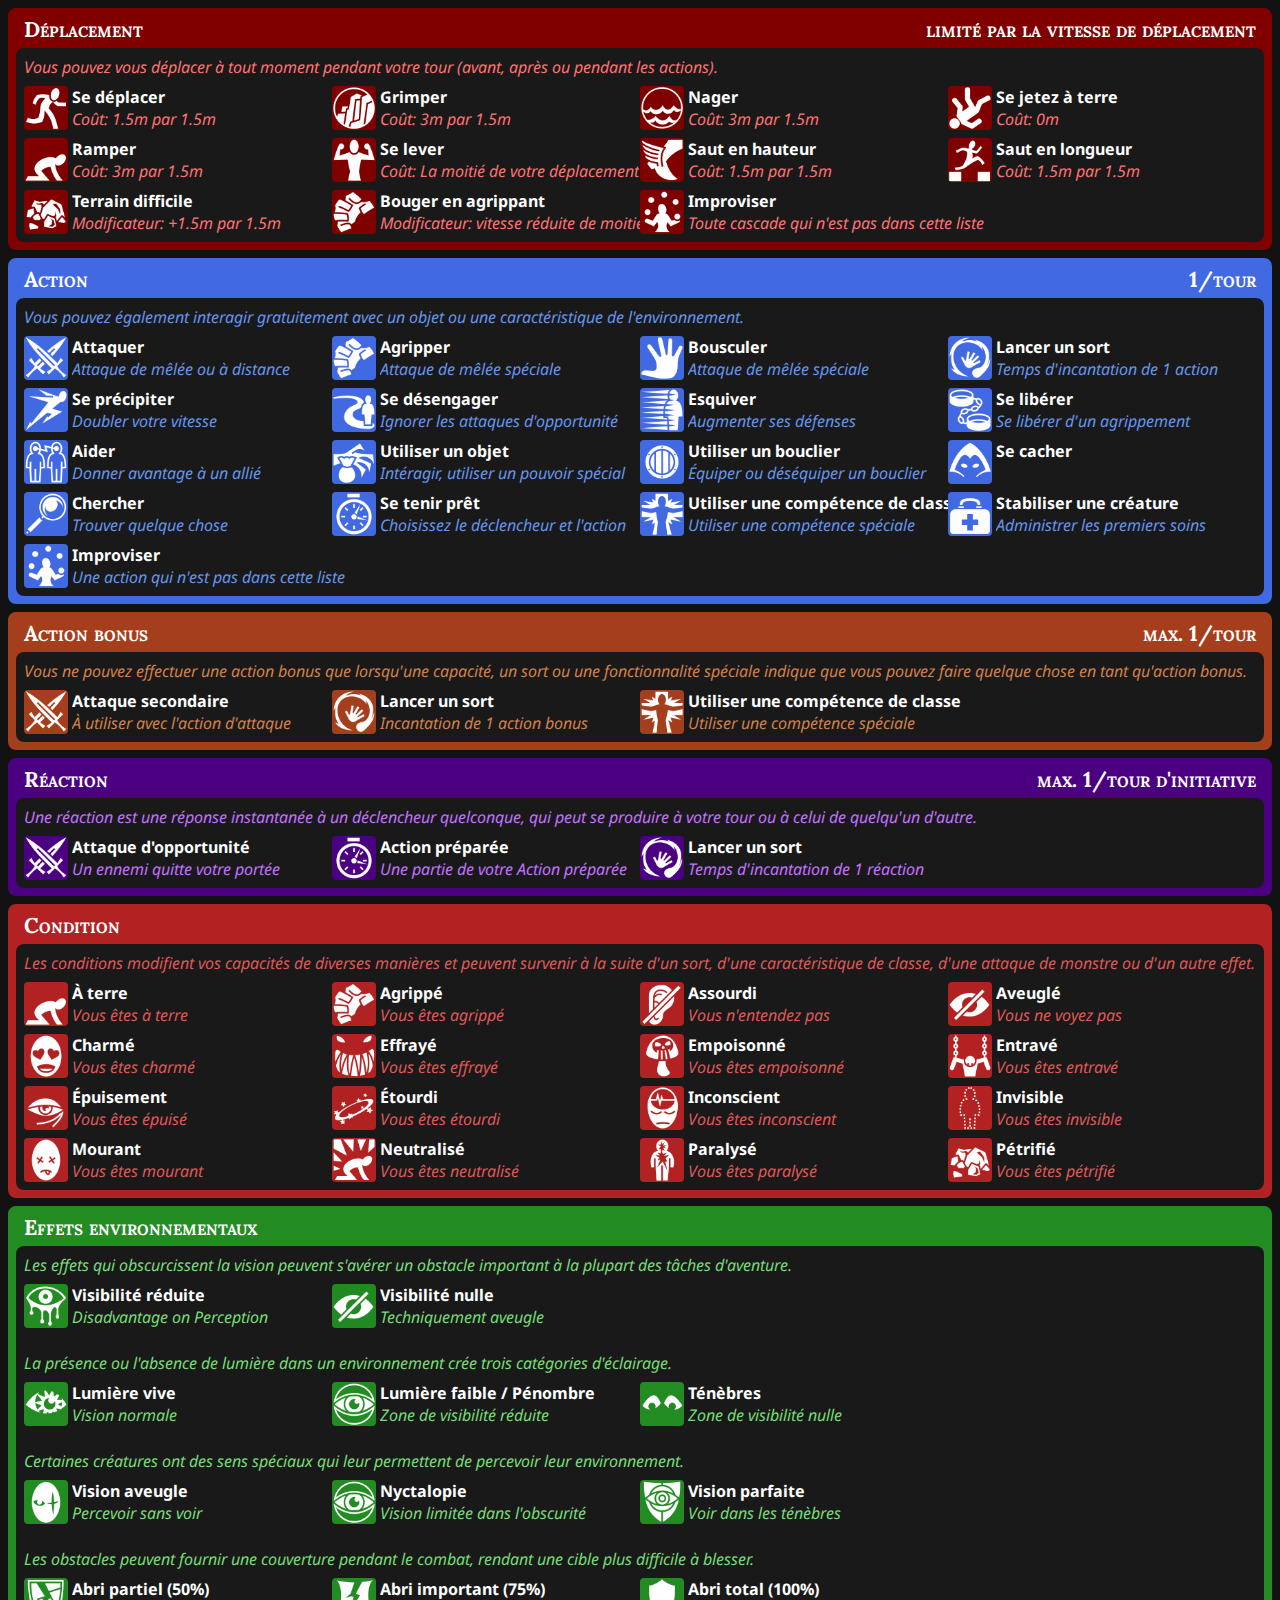
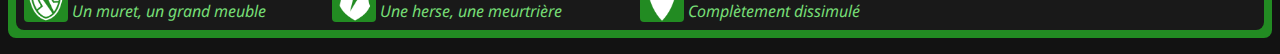
<file: quickref/quickref.html>
<!DOCTYPE html>
<html lang="en">
<head>
    <meta charset="utf-8" />
    <meta name=viewport content="width=device-width, initial-scale=1">
    <title>D&D 5e quick reference</title>
    <!-- CSS -->
    <link rel="stylesheet" type="text/css" href="css/quickref.css">
    <link rel="stylesheet" type="text/css" href="css/icons.css">
    <!-- Fonts -->
    <link href='https://fonts.googleapis.com/css?family=Noto+Sans:400,700,400italic,700italic' rel='stylesheet' type='text/css'>
    <link href='https://fonts.googleapis.com/css?family=Lora:700' rel='stylesheet' type='text/css'>
    <!-- Javascript -->
    <script type="text/javascript" src="js/jquery/jquery.min.js" charset="utf-8"></script>
</head>
<body class="page-background">
    <div class="page fontsize" data-size="fullscreen">

        <!-- Movement section -->
        <div id="section-movement" class="section-container">
            <div class="section-title">
                Déplacement <span class="float-right">limité par la vitesse de déplacement</span>
            </div>
            <div class="section-content">
                <div class="section-row section-subtitle text fontsize">
                    Vous pouvez vous déplacer à tout moment pendant votre tour (avant, après ou pendant les actions).
                </div>
                <div class="section-row" id="basic-movement">
                </div>
            </div>
        </div>

        <!-- Action section -->
        <div id="section-action" class="section-container">
            <div class="section-title">
                Action <span class="float-right">1/tour</span>
            </div>
            <div class="section-content">
                <div class="section-row section-subtitle text fontsize">
                    Vous pouvez également interagir gratuitement avec un objet ou une caractéristique de l'environnement.
                </div>
                <div class="section-row" id="basic-actions"></div>
            </div>
        </div>

        <!-- Bonus action section -->
        <div id="section-bonus-action" class="section-container">
            <div class="section-title">
                Action bonus <span class="float-right">max. 1/tour</span>
            </div>
            <div class="section-content">
                <div class="section-row section-subtitle text fontsize">
                    Vous ne pouvez effectuer une action bonus que lorsqu'une capacité, 
					un sort ou une fonctionnalité spéciale indique que vous pouvez faire quelque chose en tant qu'action bonus.
                </div>
                <div class="section-row" id="basic-bonus-actions"></div>
            </div>
        </div>

        <!-- Reaction section -->
        <div id="section-reaction" class="section-container">
            <div class="section-title">
                Réaction <span class="float-right">max. 1/tour d'initiative</span>
            </div>
            <div class="section-content">
                <div class="section-row section-subtitle text fontsize">
                    Une réaction est une réponse instantanée à un déclencheur quelconque, qui
                    peut se produire à votre tour ou à celui de quelqu'un d'autre.
                </div>
                <div class="section-row" id="basic-reactions"></div>
            </div>
        </div>

        <!-- Condition section -->
        <div id="section-condition" class="section-container">
            <div class="section-title">
                Condition
            </div>
            <div class="section-content">
                <div class="section-row section-subtitle text fontsize">
                    Les conditions modifient vos capacités de diverses manières et peuvent survenir à la suite d'un sort, d'une caractéristique de classe, d'une attaque de monstre ou d'un autre effet.
                </div>
                <div class="section-row" id="basic-conditions"></div>
            </div>
        </div>
        
        <!-- Environmental section -->
        <div id="section-environment" class="section-container">
            <div class="section-title">
                Effets environnementaux
            </div>
            <div class="section-content">
                <div class="section-row section-subtitle text fontsize">
                    Les effets qui obscurcissent la vision peuvent s'avérer un obstacle important à la plupart des tâches d'aventure.
                </div>
                <div class="section-row" id="environment-obscurance"></div>
                <div class="section-row section-subtitle text fontsize">
                    La présence ou l'absence de lumière dans un environnement crée trois catégories d'éclairage.
                </div>
                <div class="section-row" id="environment-light"></div>
                <div class="section-row section-subtitle text fontsize">
                    Certaines créatures ont des sens spéciaux qui leur permettent de percevoir leur environnement.
                </div>
                <div class="section-row" id="environment-vision"></div>
                <div class="section-row section-subtitle text fontsize">
                    Les obstacles peuvent fournir une couverture pendant le combat, rendant une cible plus difficile à blesser.
                </div>
                <div class="section-row" id="environment-cover"></div>
            </div>
        </div>

    </div>

    <!-- Modal -->
    <div class="modal" id="modal" tabindex="-1">
        <div class="modal-backdrop" id="modal-backdrop"></div>
        <div class="modal-dialog modalsize">
            <div class="section-container modal-container" id="modal-container">
                <div class="section-title" id="modal-title">
                    Modal title<span class="float-right">Action</span>
                </div>
                <div class="section-content">
                    <div class="section-row section-subtitle text" id="modal-subtitle">
                        Subtitle
                    </div>
                    <div class="section-row text">
                        <div id="modal-bullets">
                        </div>
                    </div>
                    <div class="section-row text" id="modal-reference">
                    </div>
                </div>
            </div>
        </div>
    </div>

    <!-- Data -->
    <script type="text/javascript" src="js/data_movement.js" charset="utf-8"></script>
    <script type="text/javascript" src="js/data_action.js" charset="utf-8"></script>
    <script type="text/javascript" src="js/data_bonusaction.js" charset="utf-8"></script>
    <script type="text/javascript" src="js/data_reaction.js" charset="utf-8"></script>
    <script type="text/javascript" src="js/data_condition.js" charset="utf-8"></script>
    <script type="text/javascript" src="js/data_environment.js" charset="utf-8"></script>
    <script type="text/javascript" src="js/quickref.js" charset="utf-8"></script>
</body>
</html>
</file>
<file: quickref/css/quickref.css>
/* ------------------------------------------------------------------------- */
/* Sections */
/* ------------------------------------------------------------------------- */
.section-container {
    border: 8px solid;
    border-radius: 8px;
    box-sizing: border-box;
    position: relative;
    display: flex;
    flex-direction: column;
    /*font-family: Arial;*/
    font-family: 'Noto Sans', 'Myriad Pro', Calibri, Helvetica, Arial, sans-serif;
    width:100%;
    margin-bottom:8px;
    page-break-inside: avoid;
}

.section-content {
    padding:8px;
    padding-bottom: 0;
    border-radius: 8px;
    margin-top: 0;
	background-color: #191919;
    border-color: inherit;
    font-size: inherit;
}

.section-title {
    height: 32px;
    padding-left: 8px;
    padding-right: 8px;
    font-family: Lora, 'Calisto MT', 'Bookman Old Style', Bookman, 'Goudy Old Style', Garamond, 'Hoefler Text', 'Bitstream Charter', Georgia, serif;
    font-variant: small-caps;
    font-weight: bold;
    background-color: inherit;
    color: white;
    font-size: 16pt;
}

.float-right {
    float: right;
}

.section-subtitle, #modal-reference {
    display: block;
    margin-bottom: 8px;
    font-size: inherit;
    font-style: italic;
	color: white;
}

#modal-reference {
    margin-top: 1em;
}

.section-row {
    font-size: inherit;
}

.section-row:before, .section-row:after{
    display: table;
    content: " ";
    clear: both;
}

.section-row + .section-subtitle {
    margin-top: 1em;
}

/* ------------------------------------------------------------------------- */
/* Items */
/* ------------------------------------------------------------------------- */

.item {
    margin-bottom: 8px;
    float: left;
    display: flex;
    font-size: inherit;
    vertical-align: top;
    box-sizing: border-box;
    cursor: pointer;
	background-color: #191919;
}

.item-icon {
    float: left;
    flex: 0 0 auto;
    background-repeat: no-repeat;
    background-size: contain;
    box-sizing: border-box;
    border-radius: 4px;
    display: inline-block;
    margin-right: 4px;
}

.item-title {
    font-weight: bold;
    font-size: inherit;
    overflow: hidden;
    text-overflow: ellipsis;
    white-space: nowrap;
	color: white;
}

.item-desc {
    font-style: italic;
    font-size: inherit;
    overflow: hidden;
    text-overflow: ellipsis;
    white-space: nowrap;
}

.item-text-container {
    flex: 1;
    padding-right: 4px;
    font-size: inherit;
    height: 100%;
	background-color: #191919;
}


/* ------------------------------------------------------------------------- */
/* Colors */
/* ------------------------------------------------------------------------- */
#section-movement, #section-movement .item-icon {
    background-color: maroon;
    border-color: maroon;
}
#section-movement .text {
    color: #ff7272;
}

#section-action, #section-action .item-icon {
    background-color: RoyalBlue;
    border-color: RoyalBlue;
}
#section-action .text {
    color: CornflowerBlue;
}

#section-bonus-action, #section-bonus-action .item-icon {
    background-color: #A53E1C;
    border-color: #A53E1C;
}
#section-bonus-action .text {
    color: #D1804B;
}

#section-reaction, #section-reaction .item-icon {
    background-color: indigo ;
    border-color: indigo ;
}
#section-reaction .text {
    color: #c371ff ;
}

#section-condition, #section-condition .item-icon {
    background-color: FireBrick;
    border-color: FireBrick;
}
#section-condition .text {
    color: #df5858;
}

#section-environment, #section-environment .item-icon {
    background-color: ForestGreen;
    border-color: ForestGreen;
}
#section-environment .text {
    color: #75dd75;
}

#modal-bullets {
	color: white;
}

/* ------------------------------------------------------------------------- */
/* Page container */
/* ------------------------------------------------------------------------- */

body {
    display: flex;
    justify-content:center;
    align-content:center;
	background-color: #121212;
}

/* ------------------------------------------------------------------------- */
/* Misc */
/* ------------------------------------------------------------------------- */

.hidden {
    display: none;
}

ul {
    padding-left: 20px;
}

p, hr {
    margin-top: 0.5em;
    margin-bottom: 0.5em;
}

hr {
    border: 0px;
    border-top: 1px solid gray;
}

p:first-child {
    margin-top: 1em;
}

/* ------------------------------------------------------------------------- */
/* Modal */
/* ------------------------------------------------------------------------- */
.modal-open {
    overflow: hidden;
}

.modal-open .modal {
    overflow-x: hidden;
    overflow-y: auto;
}

.modal {
    position: fixed;
    top: 0;
    right: 0;
    bottom: 0;
    left: 0;
    z-index: 1040;
    overflow: hidden;
    outline: 0;
    display: none;
}

.modal-visible {
    display: block;
}

.modal-dialog {
    position: relative;
    width: auto;
    margin: 8px;
}

.modal-backdrop {
    position: absolute;
    top: 0;
    right: 0;
    left: 0;
    background-color: #888;
    opacity: .75;
    overflow: hidden;
}

.modal-container {
    background-clip: padding-box;
    outline: 0;
    box-shadow: 0 3px 9px rgba(0,0,0,.5);
}

.modal-footer {
    padding: 15px;
    text-align: right;
    border-top: 1px solid #e5e5e5;
}


/* ------------------------------------------------------------------------- */
/* Viewport sizes */
/* ------------------------------------------------------------------------- */

/* Smart phone, portrait */
@media (min-width:    0px) and (max-width:  479px) {
    .fontsize { font-size: 12pt; } 
    .iconsize { width: 44px; height: 44px;} 
    .itemsize { height: 44px; width: 100%; } 
    .modalsize {} 
}

/* Smart phone, landscape */
@media (min-width:  480px) and (max-width:  767px) {
    .fontsize { font-size: 11pt; }
    .iconsize { width: 40px; height: 40px;}
    .itemsize { height: 40px; width:  50%; }
    .modalsize {}
}

/* Tablet, portrait */
@media (min-width:  768px) and (max-width:  991px) {
    .fontsize { font-size: 11pt; }
    .iconsize { width: 40px; height: 40px;}
    .itemsize { height: 40px; width:  33%; }
    .modalsize { width: 600px; margin: 30px auto; }
}

/* Tablet, landscape */
@media (min-width:  992px) and (max-width: 1199px) {
    .fontsize { font-size: 12pt; }
    .iconsize { width: 44px; height: 44px;}
    .itemsize { height: 44px; width:  33%; }
    .modalsize { width: 600px; margin: 30px auto; }
}

/* Small desktop screen */
@media (min-width: 1200px) and (max-width: 1599px) {
    .fontsize { font-size: 12pt; }
    .iconsize { width: 44px; height: 44px;}
    .itemsize { height: 44px; width:  25%; }
    .modalsize { width: 600px; margin: 30px auto; }
}

/* Large desktop screen */
@media (min-width: 1600px) {
    .fontsize { font-size: 12pt; }
    .iconsize { width: 44px; height: 44px;}
    .itemsize { height: 44px; width:  20%; }
    .modalsize { width: 600px; margin: 30px auto; }
}

/* Print */
@media print {
    .fontsize { font-size: 10pt; }
    .iconsize { width: 36px; height: 36px;}
    .itemsize { height: 36px; width:  33%; }
    .modalsize {}
}
</file>
<file: quickref/css/icons.css>
.icon-ace { background-image: url(../img/ace.png);}
.icon-acid-blob { background-image: url(../img/acid-blob.png);}
.icon-acid-tube { background-image: url(../img/acid-tube.png);}
.icon-acid { background-image: url(../img/acid.png);}
.icon-acorn { background-image: url(../img/acorn.png);}
.icon-aerial-signal { background-image: url(../img/aerial-signal.png);}
.icon-aerosol { background-image: url(../img/aerosol.png);}
.icon-afterburn { background-image: url(../img/afterburn.png);}
.icon-alien-skull { background-image: url(../img/alien-skull.png);}
.icon-alien-stare { background-image: url(../img/alien-stare.png);}
.icon-all-for-one { background-image: url(../img/all-for-one.png);}
.icon-alligator-clip { background-image: url(../img/alligator-clip.png);}
.icon-ammo-box { background-image: url(../img/ammo-box.png);}
.icon-ammonite-fossil { background-image: url(../img/ammonite-fossil.png);}
.icon-ammonite { background-image: url(../img/ammonite.png);}
.icon-amphora { background-image: url(../img/amphora.png);}
.icon-anatomy { background-image: url(../img/anatomy.png);}
.icon-anchor { background-image: url(../img/anchor.png);}
.icon-andromeda-chain { background-image: url(../img/andromeda-chain.png);}
.icon-angel-outfit { background-image: url(../img/angel-outfit.png);}
.icon-angel-wings { background-image: url(../img/angel-wings.png);}
.icon-angler-fish { background-image: url(../img/angler-fish.png);}
.icon-angular-spider { background-image: url(../img/angular-spider.png);}
.icon-animal-hide { background-image: url(../img/animal-hide.png);}
.icon-animal-skull { background-image: url(../img/animal-skull.png);}
.icon-ankh { background-image: url(../img/ankh.png);}
.icon-anthem { background-image: url(../img/anthem.png);}
.icon-anvil-impact { background-image: url(../img/anvil-impact.png);}
.icon-anvil { background-image: url(../img/anvil.png);}
.icon-apple-maggot { background-image: url(../img/apple-maggot.png);}
.icon-apple-seeds { background-image: url(../img/apple-seeds.png);}
.icon-aquarius { background-image: url(../img/aquarius.png);}
.icon-archery-target { background-image: url(../img/archery-target.png);}
.icon-architect-mask { background-image: url(../img/architect-mask.png);}
.icon-arcing-bolt { background-image: url(../img/arcing-bolt.png);}
.icon-arena { background-image: url(../img/arena.png);}
.icon-aries { background-image: url(../img/aries.png);}
.icon-armadillo-tail { background-image: url(../img/armadillo-tail.png);}
.icon-armoured-shell { background-image: url(../img/armoured-shell.png);}
.icon-arrow-cluster { background-image: url(../img/arrow-cluster.png);}
.icon-arrow-flights { background-image: url(../img/arrow-flights.png);}
.icon-arrowed { background-image: url(../img/arrowed.png);}
.icon-arrowhead { background-image: url(../img/arrowhead.png);}
.icon-arrows-shield { background-image: url(../img/arrows-shield.png);}
.icon-arson { background-image: url(../img/arson.png);}
.icon-artificial-hive { background-image: url(../img/artificial-hive.png);}
.icon-at-sea { background-image: url(../img/at-sea.png);}
.icon-atomic-slashes { background-image: url(../img/atomic-slashes.png);}
.icon-aubergine { background-image: url(../img/aubergine.png);}
.icon-aura { background-image: url(../img/aura.png);}
.icon-auto-repair { background-image: url(../img/auto-repair.png);}
.icon-autogun { background-image: url(../img/autogun.png);}
.icon-awareness { background-image: url(../img/awareness.png);}
.icon-axe-in-stump { background-image: url(../img/axe-in-stump.png);}
.icon-axe-swing { background-image: url(../img/axe-swing.png);}
.icon-back-forth { background-image: url(../img/back-forth.png);}
.icon-back-pain { background-image: url(../img/back-pain.png);}
.icon-backstab { background-image: url(../img/backstab.png);}
.icon-backup { background-image: url(../img/backup.png);}
.icon-balloons { background-image: url(../img/balloons.png);}
.icon-bandage-roll { background-image: url(../img/bandage-roll.png);}
.icon-bandaged { background-image: url(../img/bandaged.png);}
.icon-barbed-arrow { background-image: url(../img/barbed-arrow.png);}
.icon-barbed-spear { background-image: url(../img/barbed-spear.png);}
.icon-barbed-wire { background-image: url(../img/barbed-wire.png);}
.icon-barbute { background-image: url(../img/barbute.png);}
.icon-barefoot { background-image: url(../img/barefoot.png);}
.icon-bat-blade { background-image: url(../img/bat-blade.png);}
.icon-bat-wing { background-image: url(../img/bat-wing.png);}
.icon-battered-axe { background-image: url(../img/battered-axe.png);}
.icon-batteries { background-image: url(../img/batteries.png);}
.icon-battery-0 { background-image: url(../img/battery-0.png);}
.icon-battery-100 { background-image: url(../img/battery-100.png);}
.icon-battery-25 { background-image: url(../img/battery-25.png);}
.icon-battery-50 { background-image: url(../img/battery-50.png);}
.icon-battery-75 { background-image: url(../img/battery-75.png);}
.icon-battery-minus { background-image: url(../img/battery-minus.png);}
.icon-battery-pack-alt { background-image: url(../img/battery-pack-alt.png);}
.icon-battery-pack { background-image: url(../img/battery-pack.png);}
.icon-battery-plus { background-image: url(../img/battery-plus.png);}
.icon-battle-axe { background-image: url(../img/battle-axe.png);}
.icon-battle-gear { background-image: url(../img/battle-gear.png);}
.icon-batwing-emblem { background-image: url(../img/batwing-emblem.png);}
.icon-beam-wake { background-image: url(../img/beam-wake.png);}
.icon-beams-aura { background-image: url(../img/beams-aura.png);}
.icon-beanstalk { background-image: url(../img/beanstalk.png);}
.icon-beard { background-image: url(../img/beard.png);}
.icon-beast-eye { background-image: url(../img/beast-eye.png);}
.icon-bee { background-image: url(../img/bee.png);}
.icon-beech { background-image: url(../img/beech.png);}
.icon-beer-stein { background-image: url(../img/beer-stein.png);}
.icon-beetle-shell { background-image: url(../img/beetle-shell.png);}
.icon-behold { background-image: url(../img/behold.png);}
.icon-belt-buckles { background-image: url(../img/belt-buckles.png);}
.icon-bestial-fangs { background-image: url(../img/bestial-fangs.png);}
.icon-beveled-star { background-image: url(../img/beveled-star.png);}
.icon-big-egg { background-image: url(../img/big-egg.png);}
.icon-big-wave { background-image: url(../img/big-wave.png);}
.icon-biohazard { background-image: url(../img/biohazard.png);}
.icon-bird-claw { background-image: url(../img/bird-claw.png);}
.icon-bird-limb { background-image: url(../img/bird-limb.png);}
.icon-bird-mask { background-image: url(../img/bird-mask.png);}
.icon-bird-twitter { background-image: url(../img/bird-twitter.png);}
.icon-black-bar { background-image: url(../img/black-bar.png);}
.icon-black-book { background-image: url(../img/black-book.png);}
.icon-black-cat { background-image: url(../img/black-cat.png);}
.icon-black-flag { background-image: url(../img/black-flag.png);}
.icon-black-hole-bolas { background-image: url(../img/black-hole-bolas.png);}
.icon-blackball { background-image: url(../img/blackball.png);}
.icon-blackcurrant { background-image: url(../img/blackcurrant.png);}
.icon-blade-bite { background-image: url(../img/blade-bite.png);}
.icon-blade-fall { background-image: url(../img/blade-fall.png);}
.icon-blast { background-image: url(../img/blast.png);}
.icon-blaster { background-image: url(../img/blaster.png);}
.icon-bleeding-eye { background-image: url(../img/bleeding-eye.png);}
.icon-bleeding-heart { background-image: url(../img/bleeding-heart.png);}
.icon-bloody-stash { background-image: url(../img/bloody-stash.png);}
.icon-blunderbuss { background-image: url(../img/blunderbuss.png);}
.icon-boar-tusks { background-image: url(../img/boar-tusks.png);}
.icon-boiling-bubbles { background-image: url(../img/boiling-bubbles.png);}
.icon-bolas { background-image: url(../img/bolas.png);}
.icon-bolt-shield { background-image: url(../img/bolt-shield.png);}
.icon-bolter-gun { background-image: url(../img/bolter-gun.png);}
.icon-bombing-run { background-image: url(../img/bombing-run.png);}
.icon-bone-gnawer { background-image: url(../img/bone-gnawer.png);}
.icon-bone-knife { background-image: url(../img/bone-knife.png);}
.icon-book-aura { background-image: url(../img/book-aura.png);}
.icon-book-cover { background-image: url(../img/book-cover.png);}
.icon-book-storm { background-image: url(../img/book-storm.png);}
.icon-bookmark { background-image: url(../img/bookmark.png);}
.icon-bookmarklet { background-image: url(../img/bookmarklet.png);}
.icon-boomerang { background-image: url(../img/boomerang.png);}
.icon-boot-prints { background-image: url(../img/boot-prints.png);}
.icon-boot-stomp { background-image: url(../img/boot-stomp.png);}
.icon-boots { background-image: url(../img/boots.png);}
.icon-bordered-shield { background-image: url(../img/bordered-shield.png);}
.icon-bottle-vapors { background-image: url(../img/bottle-vapors.png);}
.icon-bottled-bolt { background-image: url(../img/bottled-bolt.png);}
.icon-bottom-right-3d-arrow { background-image: url(../img/bottom-right-3d-arrow.png);}
.icon-bowie-knife { background-image: url(../img/bowie-knife.png);}
.icon-bowl-spiral { background-image: url(../img/bowl-spiral.png);}
.icon-bowling-pin { background-image: url(../img/bowling-pin.png);}
.icon-bowling-propulsion { background-image: url(../img/bowling-propulsion.png);}
.icon-bowman { background-image: url(../img/bowman.png);}
.icon-boxing-glove-surprise { background-image: url(../img/boxing-glove-surprise.png);}
.icon-boxing-glove { background-image: url(../img/boxing-glove.png);}
.icon-brain-freeze { background-image: url(../img/brain-freeze.png);}
.icon-brain-stem { background-image: url(../img/brain-stem.png);}
.icon-brain { background-image: url(../img/brain.png);}
.icon-brainstorm { background-image: url(../img/brainstorm.png);}
.icon-branch-arrow { background-image: url(../img/branch-arrow.png);}
.icon-brandy-bottle { background-image: url(../img/brandy-bottle.png);}
.icon-brass-eye { background-image: url(../img/brass-eye.png);}
.icon-breastplate { background-image: url(../img/breastplate.png);}
.icon-brick-pile { background-image: url(../img/brick-pile.png);}
.icon-bridge { background-image: url(../img/bridge.png);}
.icon-broadhead-arrow { background-image: url(../img/broadhead-arrow.png);}
.icon-broadsword { background-image: url(../img/broadsword.png);}
.icon-broken-bone { background-image: url(../img/broken-bone.png);}
.icon-broken-bottle { background-image: url(../img/broken-bottle.png);}
.icon-broken-heart { background-image: url(../img/broken-heart.png);}
.icon-broken-shield { background-image: url(../img/broken-shield.png);}
.icon-broken-skull { background-image: url(../img/broken-skull.png);}
.icon-broken-tablet { background-image: url(../img/broken-tablet.png);}
.icon-brutal-helm { background-image: url(../img/brutal-helm.png);}
.icon-bubble-field { background-image: url(../img/bubble-field.png);}
.icon-bubbling-flask { background-image: url(../img/bubbling-flask.png);}
.icon-bud { background-image: url(../img/bud.png);}
.icon-bugle-call { background-image: url(../img/bugle-call.png);}
.icon-bulb { background-image: url(../img/bulb.png);}
.icon-bull-horns { background-image: url(../img/bull-horns.png);}
.icon-bull { background-image: url(../img/bull.png);}
.icon-bullets { background-image: url(../img/bullets.png);}
.icon-burn { background-image: url(../img/burn.png);}
.icon-burning-book { background-image: url(../img/burning-book.png);}
.icon-burning-dot { background-image: url(../img/burning-dot.png);}
.icon-burning-embers { background-image: url(../img/burning-embers.png);}
.icon-burning-eye { background-image: url(../img/burning-eye.png);}
.icon-burning-meteor { background-image: url(../img/burning-meteor.png);}
.icon-burning-passion { background-image: url(../img/burning-passion.png);}
.icon-burning-round-shot { background-image: url(../img/burning-round-shot.png);}
.icon-burning-tree { background-image: url(../img/burning-tree.png);}
.icon-burst-blob { background-image: url(../img/burst-blob.png);}
.icon-butterfly-warning { background-image: url(../img/butterfly-warning.png);}
.icon-butterfly { background-image: url(../img/butterfly.png);}
.icon-caged-ball { background-image: url(../img/caged-ball.png);}
.icon-cake-slice { background-image: url(../img/cake-slice.png);}
.icon-caldera { background-image: url(../img/caldera.png);}
.icon-campfire { background-image: url(../img/campfire.png);}
.icon-cancel { background-image: url(../img/cancel.png);}
.icon-cancer { background-image: url(../img/cancer.png);}
.icon-candle-flame { background-image: url(../img/candle-flame.png);}
.icon-candle-holder { background-image: url(../img/candle-holder.png);}
.icon-candle-light { background-image: url(../img/candle-light.png);}
.icon-candle-skull { background-image: url(../img/candle-skull.png);}
.icon-candlebright { background-image: url(../img/candlebright.png);}
.icon-cannister { background-image: url(../img/cannister.png);}
.icon-cannon-ball { background-image: url(../img/cannon-ball.png);}
.icon-cannon-shot { background-image: url(../img/cannon-shot.png);}
.icon-cannon { background-image: url(../img/cannon.png);}
.icon-capitol { background-image: url(../img/capitol.png);}
.icon-capricorn { background-image: url(../img/capricorn.png);}
.icon-cargo-crane { background-image: url(../img/cargo-crane.png);}
.icon-carillon { background-image: url(../img/carillon.png);}
.icon-carrion { background-image: url(../img/carrion.png);}
.icon-carrot { background-image: url(../img/carrot.png);}
.icon-cartwheel { background-image: url(../img/cartwheel.png);}
.icon-cash { background-image: url(../img/cash.png);}
.icon-castle { background-image: url(../img/castle.png);}
.icon-cauldron { background-image: url(../img/cauldron.png);}
.icon-cctv-camera { background-image: url(../img/cctv-camera.png);}
.icon-centipede { background-image: url(../img/centipede.png);}
.icon-chain-lightning { background-image: url(../img/chain-lightning.png);}
.icon-chain-mail { background-image: url(../img/chain-mail.png);}
.icon-chained-heart { background-image: url(../img/chained-heart.png);}
.icon-chaingun { background-image: url(../img/chaingun.png);}
.icon-chalice-drops { background-image: url(../img/chalice-drops.png);}
.icon-charm { background-image: url(../img/charm.png);}
.icon-checkbox-tree { background-image: url(../img/checkbox-tree.png);}
.icon-checked-shield { background-image: url(../img/checked-shield.png);}
.icon-cheerful { background-image: url(../img/cheerful.png);}
.icon-cheese-wedge { background-image: url(../img/cheese-wedge.png);}
.icon-chemical-arrow { background-image: url(../img/chemical-arrow.png);}
.icon-chemical-bolt { background-image: url(../img/chemical-bolt.png);}
.icon-chemical-drop { background-image: url(../img/chemical-drop.png);}
.icon-chemical-tank { background-image: url(../img/chemical-tank.png);}
.icon-chicken-leg { background-image: url(../img/chicken-leg.png);}
.icon-circuitry { background-image: url(../img/circuitry.png);}
.icon-circular-saw { background-image: url(../img/circular-saw.png);}
.icon-circular-sawblade { background-image: url(../img/circular-sawblade.png);}
.icon-claw-hammer { background-image: url(../img/claw-hammer.png);}
.icon-claw { background-image: url(../img/claw.png);}
.icon-cloak-dagger { background-image: url(../img/cloak-dagger.png);}
.icon-clockwork { background-image: url(../img/clockwork.png);}
.icon-clout { background-image: url(../img/clout.png);}
.icon-clover-spiked { background-image: url(../img/clover-spiked.png);}
.icon-clover { background-image: url(../img/clover.png);}
.icon-cluster-bomb { background-image: url(../img/cluster-bomb.png);}
.icon-cobweb { background-image: url(../img/cobweb.png);}
.icon-coffee-mug { background-image: url(../img/coffee-mug.png);}
.icon-coffin { background-image: url(../img/coffin.png);}
.icon-cog-lock { background-image: url(../img/cog-lock.png);}
.icon-cog { background-image: url(../img/cog.png);}
.icon-cogsplosion { background-image: url(../img/cogsplosion.png);}
.icon-coiling-curl { background-image: url(../img/coiling-curl.png);}
.icon-cold-heart { background-image: url(../img/cold-heart.png);}
.icon-coma { background-image: url(../img/coma.png);}
.icon-comb { background-image: url(../img/comb.png);}
.icon-compass { background-image: url(../img/compass.png);}
.icon-concentration-orb { background-image: url(../img/concentration-orb.png);}
.icon-condor-emblem { background-image: url(../img/condor-emblem.png);}
.icon-condylura-skull { background-image: url(../img/condylura-skull.png);}
.icon-conversation { background-image: url(../img/conversation.png);}
.icon-cool-spices { background-image: url(../img/cool-spices.png);}
.icon-corked-tube { background-image: url(../img/corked-tube.png);}
.icon-cowled { background-image: url(../img/cowled.png);}
.icon-crab-claw { background-image: url(../img/crab-claw.png);}
.icon-crab { background-image: url(../img/crab.png);}
.icon-cracked-ball-dunk { background-image: url(../img/cracked-ball-dunk.png);}
.icon-cracked-disc { background-image: url(../img/cracked-disc.png);}
.icon-cracked-glass { background-image: url(../img/cracked-glass.png);}
.icon-cracked-helm { background-image: url(../img/cracked-helm.png);}
.icon-cracked-mask { background-image: url(../img/cracked-mask.png);}
.icon-cracked-saber { background-image: url(../img/cracked-saber.png);}
.icon-cracked-shield { background-image: url(../img/cracked-shield.png);}
.icon-crags { background-image: url(../img/crags.png);}
.icon-crawl { background-image: url(../img/crawl.png);}
.icon-crenulated-shield { background-image: url(../img/crenulated-shield.png);}
.icon-crescent-blade { background-image: url(../img/crescent-blade.png);}
.icon-crested-helmet { background-image: url(../img/crested-helmet.png);}
.icon-croc-jaws { background-image: url(../img/croc-jaws.png);}
.icon-croc-sword { background-image: url(../img/croc-sword.png);}
.icon-crossbow { background-image: url(../img/crossbow.png);}
.icon-crossed-air-flows { background-image: url(../img/crossed-air-flows.png);}
.icon-crossed-axes { background-image: url(../img/crossed-axes.png);}
.icon-crossed-bones { background-image: url(../img/crossed-bones.png);}
.icon-crossed-chains { background-image: url(../img/crossed-chains.png);}
.icon-crossed-claws { background-image: url(../img/crossed-claws.png);}
.icon-crossed-pistols { background-image: url(../img/crossed-pistols.png);}
.icon-crossed-sabres { background-image: url(../img/crossed-sabres.png);}
.icon-crossed-slashes { background-image: url(../img/crossed-slashes.png);}
.icon-crossed-swords { background-image: url(../img/crossed-swords.png);}
.icon-crow-dive { background-image: url(../img/crow-dive.png);}
.icon-crown-coin { background-image: url(../img/crown-coin.png);}
.icon-crown-of-thorns { background-image: url(../img/crown-of-thorns.png);}
.icon-crown { background-image: url(../img/crown.png);}
.icon-crowned-explosion { background-image: url(../img/crowned-explosion.png);}
.icon-crowned-heart { background-image: url(../img/crowned-heart.png);}
.icon-crowned-skull { background-image: url(../img/crowned-skull.png);}
.icon-crush { background-image: url(../img/crush.png);}
.icon-crystal-ball { background-image: url(../img/crystal-ball.png);}
.icon-crystal-bars { background-image: url(../img/crystal-bars.png);}
.icon-crystal-cluster { background-image: url(../img/crystal-cluster.png);}
.icon-crystal-eye { background-image: url(../img/crystal-eye.png);}
.icon-crystal-growth { background-image: url(../img/crystal-growth.png);}
.icon-crystal-shine { background-image: url(../img/crystal-shine.png);}
.icon-crystal-wand { background-image: url(../img/crystal-wand.png);}
.icon-crystalize { background-image: url(../img/crystalize.png);}
.icon-cubeforce { background-image: url(../img/cubeforce.png);}
.icon-cubes { background-image: url(../img/cubes.png);}
.icon-cupidon-arrow { background-image: url(../img/cupidon-arrow.png);}
.icon-curled-leaf { background-image: url(../img/curled-leaf.png);}
.icon-curled-tentacle { background-image: url(../img/curled-tentacle.png);}
.icon-curling-vines { background-image: url(../img/curling-vines.png);}
.icon-curly-wing { background-image: url(../img/curly-wing.png);}
.icon-curvy-knife { background-image: url(../img/curvy-knife.png);}
.icon-cut-diamond { background-image: url(../img/cut-diamond.png);}
.icon-cut-palm { background-image: url(../img/cut-palm.png);}
.icon-cycle { background-image: url(../img/cycle.png);}
.icon-cyclops { background-image: url(../img/cyclops.png);}
.icon-daggers { background-image: url(../img/daggers.png);}
.icon-daisy { background-image: url(../img/daisy.png);}
.icon-dark-squad { background-image: url(../img/dark-squad.png);}
.icon-dead-eye { background-image: url(../img/dead-eye.png);}
.icon-dead-head { background-image: url(../img/dead-head.png);}
.icon-dead-wood { background-image: url(../img/dead-wood.png);}
.icon-death-note { background-image: url(../img/death-note.png);}
.icon-death-skull { background-image: url(../img/death-skull.png);}
.icon-death-zone { background-image: url(../img/death-zone.png);}
.icon-deathcab { background-image: url(../img/deathcab.png);}
.icon-decapitation { background-image: url(../img/decapitation.png);}
.icon-defibrilate { background-image: url(../img/defibrilate.png);}
.icon-demolish { background-image: url(../img/demolish.png);}
.icon-dervish-swords { background-image: url(../img/dervish-swords.png);}
.icon-desert-skull { background-image: url(../img/desert-skull.png);}
.icon-desk-lamp { background-image: url(../img/desk-lamp.png);}
.icon-despair { background-image: url(../img/despair.png);}
.icon-diablo-skull { background-image: url(../img/diablo-skull.png);}
.icon-diamond-hard { background-image: url(../img/diamond-hard.png);}
.icon-dice-six-faces-five { background-image: url(../img/dice-six-faces-five.png);}
.icon-dice-six-faces-four { background-image: url(../img/dice-six-faces-four.png);}
.icon-dice-six-faces-one { background-image: url(../img/dice-six-faces-one.png);}
.icon-dice-six-faces-six { background-image: url(../img/dice-six-faces-six.png);}
.icon-dice-six-faces-three { background-image: url(../img/dice-six-faces-three.png);}
.icon-dice-six-faces-two { background-image: url(../img/dice-six-faces-two.png);}
.icon-dig-dug { background-image: url(../img/dig-dug.png);}
.icon-dinosaur-bones { background-image: url(../img/dinosaur-bones.png);}
.icon-dinosaur-egg { background-image: url(../img/dinosaur-egg.png);}
.icon-dinosaur-rex { background-image: url(../img/dinosaur-rex.png);}
.icon-disintegrate { background-image: url(../img/disintegrate.png);}
.icon-distraction { background-image: url(../img/distraction.png);}
.icon-divergence { background-image: url(../img/divergence.png);}
.icon-divert { background-image: url(../img/divert.png);}
.icon-diving-dagger { background-image: url(../img/diving-dagger.png);}
.icon-dna1 { background-image: url(../img/dna1.png);}
.icon-dna2 { background-image: url(../img/dna2.png);}
.icon-doctor-face { background-image: url(../img/doctor-face.png);}
.icon-dodge { background-image: url(../img/dodge.png);}
.icon-dodging { background-image: url(../img/dodging.png);}
.icon-domino-mask { background-image: url(../img/domino-mask.png);}
.icon-double-dragon { background-image: url(../img/double-dragon.png);}
.icon-double-quaver { background-image: url(../img/double-quaver.png);}
.icon-double-shot { background-image: url(../img/double-shot.png);}
.icon-doubled { background-image: url(../img/doubled.png);}
.icon-dove { background-image: url(../img/dove.png);}
.icon-dozen { background-image: url(../img/dozen.png);}
.icon-dragon-balls { background-image: url(../img/dragon-balls.png);}
.icon-dragon-breath { background-image: url(../img/dragon-breath.png);}
.icon-dragon-head { background-image: url(../img/dragon-head.png);}
.icon-dragon-spiral { background-image: url(../img/dragon-spiral.png);}
.icon-dragonfly { background-image: url(../img/dragonfly.png);}
.icon-drama-masks { background-image: url(../img/drama-masks.png);}
.icon-drill { background-image: url(../img/drill.png);}
.icon-drink-me { background-image: url(../img/drink-me.png);}
.icon-dripping-blade { background-image: url(../img/dripping-blade.png);}
.icon-dripping-goo { background-image: url(../img/dripping-goo.png);}
.icon-dripping-honey { background-image: url(../img/dripping-honey.png);}
.icon-dripping-knife { background-image: url(../img/dripping-knife.png);}
.icon-dripping-stone { background-image: url(../img/dripping-stone.png);}
.icon-dripping-sword { background-image: url(../img/dripping-sword.png);}
.icon-drop { background-image: url(../img/drop.png);}
.icon-droplet-splash { background-image: url(../img/droplet-splash.png);}
.icon-droplets { background-image: url(../img/droplets.png);}
.icon-drowning { background-image: url(../img/drowning.png);}
.icon-duality { background-image: url(../img/duality.png);}
.icon-duel { background-image: url(../img/duel.png);}
.icon-eagle-emblem { background-image: url(../img/eagle-emblem.png);}
.icon-earth-crack { background-image: url(../img/earth-crack.png);}
.icon-earth-spit { background-image: url(../img/earth-spit.png);}
.icon-eclipse { background-image: url(../img/eclipse.png);}
.icon-edge-crack { background-image: url(../img/edge-crack.png);}
.icon-edged-shield { background-image: url(../img/edged-shield.png);}
.icon-egg-clutch { background-image: url(../img/egg-clutch.png);}
.icon-egg-pod { background-image: url(../img/egg-pod.png);}
.icon-egyptian-pyramids { background-image: url(../img/egyptian-pyramids.png);}
.icon-elderberry { background-image: url(../img/elderberry.png);}
.icon-electric-whip { background-image: url(../img/electric-whip.png);}
.icon-electric { background-image: url(../img/electric.png);}
.icon-elf-ear { background-image: url(../img/elf-ear.png);}
.icon-ember-shot { background-image: url(../img/ember-shot.png);}
.icon-embrassed-energy { background-image: url(../img/embrassed-energy.png);}
.icon-embryo { background-image: url(../img/embryo.png);}
.icon-emerald { background-image: url(../img/emerald.png);}
.icon-empty-chessboard { background-image: url(../img/empty-chessboard.png);}
.icon-empty-hourglass { background-image: url(../img/empty-hourglass.png);}
.icon-energise { background-image: url(../img/energise.png);}
.icon-energy-arrow { background-image: url(../img/energy-arrow.png);}
.icon-energy-shield { background-image: url(../img/energy-shield.png);}
.icon-energy-sword { background-image: url(../img/energy-sword.png);}
.icon-engagement-ring { background-image: url(../img/engagement-ring.png);}
.icon-ent-mouth { background-image: url(../img/ent-mouth.png);}
.icon-envelope { background-image: url(../img/envelope.png);}
.icon-erlenmeyer { background-image: url(../img/erlenmeyer.png);}
.icon-eruption { background-image: url(../img/eruption.png);}
.icon-eskimo { background-image: url(../img/eskimo.png);}
.icon-evil-book { background-image: url(../img/evil-book.png);}
.icon-evil-fork { background-image: url(../img/evil-fork.png);}
.icon-evil-moon { background-image: url(../img/evil-moon.png);}
.icon-evil-tree { background-image: url(../img/evil-tree.png);}
.icon-evil-wings { background-image: url(../img/evil-wings.png);}
.icon-expander { background-image: url(../img/expander.png);}
.icon-explosive-materials { background-image: url(../img/explosive-materials.png);}
.icon-extra-lucid { background-image: url(../img/extra-lucid.png);}
.icon-eye-shield { background-image: url(../img/eye-shield.png);}
.icon-eyeball { background-image: url(../img/eyeball.png);}
.icon-eyedropper { background-image: url(../img/eyedropper.png);}
.icon-eyestalk { background-image: url(../img/eyestalk.png);}
.icon-fairy-wand { background-image: url(../img/fairy-wand.png);}
.icon-fairy { background-image: url(../img/fairy.png);}
.icon-fall-down { background-image: url(../img/fall-down.png);}
.icon-falling-eye { background-image: url(../img/falling-eye.png);}
.icon-falling-leaf { background-image: url(../img/falling-leaf.png);}
.icon-falling-ovoid { background-image: url(../img/falling-ovoid.png);}
.icon-falling { background-image: url(../img/falling.png);}
.icon-fanged-skull { background-image: url(../img/fanged-skull.png);}
.icon-feather { background-image: url(../img/feather.png);}
.icon-feathered-wing { background-image: url(../img/feathered-wing.png);}
.icon-fedora { background-image: url(../img/fedora.png);}
.icon-female { background-image: url(../img/female.png);}
.icon-fez { background-image: url(../img/fez.png);}
.icon-field { background-image: url(../img/field.png);}
.icon-filelist.txt { background-image: url(../img/filelist.txt.png);}
.icon-fire-ace { background-image: url(../img/fire-ace.png);}
.icon-fire-axe { background-image: url(../img/fire-axe.png);}
.icon-fire-bomb { background-image: url(../img/fire-bomb.png);}
.icon-fire-bottle { background-image: url(../img/fire-bottle.png);}
.icon-fire-bowl { background-image: url(../img/fire-bowl.png);}
.icon-fire-breath { background-image: url(../img/fire-breath.png);}
.icon-fire-punch { background-image: url(../img/fire-punch.png);}
.icon-fire-ring { background-image: url(../img/fire-ring.png);}
.icon-fire-shield { background-image: url(../img/fire-shield.png);}
.icon-fire-wave { background-image: url(../img/fire-wave.png);}
.icon-fire { background-image: url(../img/fire.png);}
.icon-fireball { background-image: url(../img/fireball.png);}
.icon-fireflake { background-image: url(../img/fireflake.png);}
.icon-firework-rocket { background-image: url(../img/firework-rocket.png);}
.icon-first-aid { background-image: url(../img/first-aid.png);}
.icon-fish-corpse { background-image: url(../img/fish-corpse.png);}
.icon-fishbone { background-image: url(../img/fishbone.png);}
.icon-fishing-hook { background-image: url(../img/fishing-hook.png);}
.icon-fishing-net { background-image: url(../img/fishing-net.png);}
.icon-fist { background-image: url(../img/fist.png);}
.icon-fizzing-flask { background-image: url(../img/fizzing-flask.png);}
.icon-flake { background-image: url(../img/flake.png);}
.icon-flame-spin { background-image: url(../img/flame-spin.png);}
.icon-flame-tunnel { background-image: url(../img/flame-tunnel.png);}
.icon-flame { background-image: url(../img/flame.png);}
.icon-flamer { background-image: url(../img/flamer.png);}
.icon-flaming-arrow { background-image: url(../img/flaming-arrow.png);}
.icon-flaming-claw { background-image: url(../img/flaming-claw.png);}
.icon-flaming-trident { background-image: url(../img/flaming-trident.png);}
.icon-flash-grenade { background-image: url(../img/flash-grenade.png);}
.icon-flat-hammer { background-image: url(../img/flat-hammer.png);}
.icon-fleshy-mass { background-image: url(../img/fleshy-mass.png);}
.icon-flexible-star { background-image: url(../img/flexible-star.png);}
.icon-floating-crystal { background-image: url(../img/floating-crystal.png);}
.icon-flower-pot { background-image: url(../img/flower-pot.png);}
.icon-flowers { background-image: url(../img/flowers.png);}
.icon-fluffy-cloud { background-image: url(../img/fluffy-cloud.png);}
.icon-fluffy-swirl { background-image: url(../img/fluffy-swirl.png);}
.icon-fluffy-wing { background-image: url(../img/fluffy-wing.png);}
.icon-flying-dagger { background-image: url(../img/flying-dagger.png);}
.icon-flying-flag { background-image: url(../img/flying-flag.png);}
.icon-foam { background-image: url(../img/foam.png);}
.icon-focused-lightning { background-image: url(../img/focused-lightning.png);}
.icon-folded-paper { background-image: url(../img/folded-paper.png);}
.icon-food-chain { background-image: url(../img/food-chain.png);}
.icon-foot-trip { background-image: url(../img/foot-trip.png);}
.icon-footprint { background-image: url(../img/footprint.png);}
.icon-forward-field { background-image: url(../img/forward-field.png);}
.icon-fossil { background-image: url(../img/fossil.png);}
.icon-fountain-pen { background-image: url(../img/fountain-pen.png);}
.icon-fountain { background-image: url(../img/fountain.png);}
.icon-fox-head { background-image: url(../img/fox-head.png);}
.icon-fragrance { background-image: url(../img/fragrance.png);}
.icon-frankenstein-creature { background-image: url(../img/frankenstein-creature.png);}
.icon-freedom-dove { background-image: url(../img/freedom-dove.png);}
.icon-frog { background-image: url(../img/frog.png);}
.icon-front-teeth { background-image: url(../img/front-teeth.png);}
.icon-frontal-lobe { background-image: url(../img/frontal-lobe.png);}
.icon-frostfire { background-image: url(../img/frostfire.png);}
.icon-frozen-arrow { background-image: url(../img/frozen-arrow.png);}
.icon-frozen-block { background-image: url(../img/frozen-block.png);}
.icon-frozen-orb { background-image: url(../img/frozen-orb.png);}
.icon-fruiting { background-image: url(../img/fruiting.png);}
.icon-fulguro-punch { background-image: url(../img/fulguro-punch.png);}
.icon-galleon { background-image: url(../img/galleon.png);}
.icon-gamepad-cross { background-image: url(../img/gamepad-cross.png);}
.icon-gas-mask { background-image: url(../img/gas-mask.png);}
.icon-gavel { background-image: url(../img/gavel.png);}
.icon-gaze { background-image: url(../img/gaze.png);}
.icon-gear-hammer { background-image: url(../img/gear-hammer.png);}
.icon-gears { background-image: url(../img/gears.png);}
.icon-gecko { background-image: url(../img/gecko.png);}
.icon-gem-chain { background-image: url(../img/gem-chain.png);}
.icon-gem-necklace { background-image: url(../img/gem-necklace.png);}
.icon-gem-pendant { background-image: url(../img/gem-pendant.png);}
.icon-gemini { background-image: url(../img/gemini.png);}
.icon-gems { background-image: url(../img/gems.png);}
.icon-ghost { background-image: url(../img/ghost.png);}
.icon-gibbet { background-image: url(../img/gibbet.png);}
.icon-gift-of-knowledge { background-image: url(../img/gift-of-knowledge.png);}
.icon-gift-trap { background-image: url(../img/gift-trap.png);}
.icon-glass-heart { background-image: url(../img/glass-heart.png);}
.icon-glass-shot { background-image: url(../img/glass-shot.png);}
.icon-globe { background-image: url(../img/globe.png);}
.icon-gloop { background-image: url(../img/gloop.png);}
.icon-glowing-hands { background-image: url(../img/glowing-hands.png);}
.icon-gluttonous-smile { background-image: url(../img/gluttonous-smile.png);}
.icon-gluttony { background-image: url(../img/gluttony.png);}
.icon-gold-bar { background-image: url(../img/gold-bar.png);}
.icon-gold-scarab { background-image: url(../img/gold-scarab.png);}
.icon-goo-explosion { background-image: url(../img/goo-explosion.png);}
.icon-goo-skull { background-image: url(../img/goo-skull.png);}
.icon-goo-spurt { background-image: url(../img/goo-spurt.png);}
.icon-gooey-daemon { background-image: url(../img/gooey-daemon.png);}
.icon-gooey-eyed-sun { background-image: url(../img/gooey-eyed-sun.png);}
.icon-gooey-impact { background-image: url(../img/gooey-impact.png);}
.icon-gooey-sword { background-image: url(../img/gooey-sword.png);}
.icon-grab { background-image: url(../img/grab.png);}
.icon-grapes { background-image: url(../img/grapes.png);}
.icon-grasping-claws { background-image: url(../img/grasping-claws.png);}
.icon-grass { background-image: url(../img/grass.png);}
.icon-grease-trap { background-image: url(../img/grease-trap.png);}
.icon-grenade { background-image: url(../img/grenade.png);}
.icon-grim-reaper { background-image: url(../img/grim-reaper.png);}
.icon-groundbreaker { background-image: url(../img/groundbreaker.png);}
.icon-guarded-tower { background-image: url(../img/guarded-tower.png);}
.icon-guillotine { background-image: url(../img/guillotine.png);}
.icon-guitar { background-image: url(../img/guitar.png);}
.icon-gunshot { background-image: url(../img/gunshot.png);}
.icon-halberd-shuriken { background-image: url(../img/halberd-shuriken.png);}
.icon-halberd { background-image: url(../img/halberd.png);}
.icon-half-heart { background-image: url(../img/half-heart.png);}
.icon-hammer-drop { background-image: url(../img/hammer-drop.png);}
.icon-hammer-nails { background-image: url(../img/hammer-nails.png);}
.icon-hand-of-god { background-image: url(../img/hand-of-god.png);}
.icon-hand-saw { background-image: url(../img/hand-saw.png);}
.icon-hand { background-image: url(../img/hand.png);}
.icon-handcuffs { background-image: url(../img/handcuffs.png);}
.icon-hanging-spider { background-image: url(../img/hanging-spider.png);}
.icon-harpoon-chain { background-image: url(../img/harpoon-chain.png);}
.icon-harpoon-trident { background-image: url(../img/harpoon-trident.png);}
.icon-harpy { background-image: url(../img/harpy.png);}
.icon-hatchets { background-image: url(../img/hatchets.png);}
.icon-haunting { background-image: url(../img/haunting.png);}
.icon-hazard-sign { background-image: url(../img/hazard-sign.png);}
.icon-head-shot { background-image: url(../img/head-shot.png);}
.icon-headshot { background-image: url(../img/headshot.png);}
.icon-health-decrease { background-image: url(../img/health-decrease.png);}
.icon-health-increase { background-image: url(../img/health-increase.png);}
.icon-health-normal { background-image: url(../img/health-normal.png);}
.icon-hearing-disabled { background-image: url(../img/hearing-disabled.png);}
.icon-heart-bottle { background-image: url(../img/heart-bottle.png);}
.icon-heart-drop { background-image: url(../img/heart-drop.png);}
.icon-heart-inside { background-image: url(../img/heart-inside.png);}
.icon-heart-organ { background-image: url(../img/heart-organ.png);}
.icon-heart-tower { background-image: url(../img/heart-tower.png);}
.icon-heartburn { background-image: url(../img/heartburn.png);}
.icon-heat-haze { background-image: url(../img/heat-haze.png);}
.icon-heavy-arrow { background-image: url(../img/heavy-arrow.png);}
.icon-heavy-helm { background-image: url(../img/heavy-helm.png);}
.icon-heavy-rain { background-image: url(../img/heavy-rain.png);}
.icon-helmet { background-image: url(../img/helmet.png);}
.icon-help { background-image: url(../img/help.png);}
.icon-hidden { background-image: url(../img/hidden.png);}
.icon-high-grass { background-image: url(../img/high-grass.png);}
.icon-high-shot { background-image: url(../img/high-shot.png);}
.icon-hive { background-image: url(../img/hive.png);}
.icon-hole-ladder { background-image: url(../img/hole-ladder.png);}
.icon-holy-grail { background-image: url(../img/holy-grail.png);}
.icon-holy-symbol { background-image: url(../img/holy-symbol.png);}
.icon-honeycomb { background-image: url(../img/honeycomb.png);}
.icon-honeypot { background-image: url(../img/honeypot.png);}
.icon-hood { background-image: url(../img/hood.png);}
.icon-hoof { background-image: url(../img/hoof.png);}
.icon-horn-internal { background-image: url(../img/horn-internal.png);}
.icon-horned-helm { background-image: url(../img/horned-helm.png);}
.icon-horned-skull { background-image: url(../img/horned-skull.png);}
.icon-horse-head { background-image: url(../img/horse-head.png);}
.icon-horseshoe { background-image: url(../img/horseshoe.png);}
.icon-hospital-cross { background-image: url(../img/hospital-cross.png);}
.icon-hot-spices { background-image: url(../img/hot-spices.png);}
.icon-hot-surface { background-image: url(../img/hot-surface.png);}
.icon-hound { background-image: url(../img/hound.png);}
.icon-hourglass { background-image: url(../img/hourglass.png);}
.icon-human-ear { background-image: url(../img/human-ear.png);}
.icon-hunting-horn { background-image: url(../img/hunting-horn.png);}
.icon-hydra-shot { background-image: url(../img/hydra-shot.png);}
.icon-hydra { background-image: url(../img/hydra.png);}
.icon-hypersonic-bolt { background-image: url(../img/hypersonic-bolt.png);}
.icon-hypodermic-test { background-image: url(../img/hypodermic-test.png);}
.icon-ice-bolt { background-image: url(../img/ice-bolt.png);}
.icon-ice-bomb { background-image: url(../img/ice-bomb.png);}
.icon-ice-cube { background-image: url(../img/ice-cube.png);}
.icon-ice-shield { background-image: url(../img/ice-shield.png);}
.icon-ice-spear { background-image: url(../img/ice-spear.png);}
.icon-icebergs { background-image: url(../img/icebergs.png);}
.icon-ifrit { background-image: url(../img/ifrit.png);}
.icon-imbricated-arrows { background-image: url(../img/imbricated-arrows.png);}
.icon-imp-laugh { background-image: url(../img/imp-laugh.png);}
.icon-imp { background-image: url(../img/imp.png);}
.icon-impact-point { background-image: url(../img/impact-point.png);}
.icon-implosion { background-image: url(../img/implosion.png);}
.icon-imprisoned { background-image: url(../img/imprisoned.png);}
.icon-incense { background-image: url(../img/incense.png);}
.icon-incisors { background-image: url(../img/incisors.png);}
.icon-infested-mass { background-image: url(../img/infested-mass.png);}
.icon-ink-swirl { background-image: url(../img/ink-swirl.png);}
.icon-inner-self { background-image: url(../img/inner-self.png);}
.icon-insect-jaws { background-image: url(../img/insect-jaws.png);}
.icon-interdiction { background-image: url(../img/interdiction.png);}
.icon-internal-injury { background-image: url(../img/internal-injury.png);}
.icon-internal-organ { background-image: url(../img/internal-organ.png);}
.icon-interstellar-path { background-image: url(../img/interstellar-path.png);}
.icon-invisible-face { background-image: url(../img/invisible-face.png);}
.icon-invisible { background-image: url(../img/invisible.png);}
.icon-iron-mask { background-image: url(../img/iron-mask.png);}
.icon-james-bond-aperture { background-image: url(../img/james-bond-aperture.png);}
.icon-jawbone { background-image: url(../img/jawbone.png);}
.icon-jellyfish { background-image: url(../img/jellyfish.png);}
.icon-jet-pack { background-image: url(../img/jet-pack.png);}
.icon-jetpack { background-image: url(../img/jetpack.png);}
.icon-jeweled-chalice { background-image: url(../img/jeweled-chalice.png);}
.icon-jigsaw-box { background-image: url(../img/jigsaw-box.png);}
.icon-jigsaw-piece { background-image: url(../img/jigsaw-piece.png);}
.icon-journey { background-image: url(../img/journey.png);}
.icon-juggler { background-image: url(../img/juggler.png);}
.icon-jump-across { background-image: url(../img/jump-across.png);}
.icon-justice-star { background-image: url(../img/justice-star.png);}
.icon-kaleidoscope-pearls { background-image: url(../img/kaleidoscope-pearls.png);}
.icon-kevlar { background-image: url(../img/kevlar.png);}
.icon-key { background-image: url(../img/key.png);}
.icon-kindle { background-image: url(../img/kindle.png);}
.icon-king { background-image: url(../img/king.png);}
.icon-kitchen-knives { background-image: url(../img/kitchen-knives.png);}
.icon-knapsack { background-image: url(../img/knapsack.png);}
.icon-knife-fork { background-image: url(../img/knife-fork.png);}
.icon-knife-thrust { background-image: url(../img/knife-thrust.png);}
.icon-knocked-out-stars { background-image: url(../img/knocked-out-stars.png);}
.icon-lamellar { background-image: url(../img/lamellar.png);}
.icon-lamprey-mouth { background-image: url(../img/lamprey-mouth.png);}
.icon-land-mine { background-image: url(../img/land-mine.png);}
.icon-lantern-flame { background-image: url(../img/lantern-flame.png);}
.icon-lantern { background-image: url(../img/lantern.png);}
.icon-laser-blast { background-image: url(../img/laser-blast.png);}
.icon-laser-gun { background-image: url(../img/laser-gun.png);}
.icon-laser-sparks { background-image: url(../img/laser-sparks.png);}
.icon-laser-warning { background-image: url(../img/laser-warning.png);}
.icon-laserburn { background-image: url(../img/laserburn.png);}
.icon-lasso { background-image: url(../img/lasso.png);}
.icon-laurel-crown { background-image: url(../img/laurel-crown.png);}
.icon-laurels { background-image: url(../img/laurels.png);}
.icon-lava { background-image: url(../img/lava.png);}
.icon-law-star { background-image: url(../img/law-star.png);}
.icon-layered-armor { background-image: url(../img/layered-armor.png);}
.icon-leaf-skeleton { background-image: url(../img/leaf-skeleton.png);}
.icon-leaf-swirl { background-image: url(../img/leaf-swirl.png);}
.icon-leaky-skull { background-image: url(../img/leaky-skull.png);}
.icon-leather-boot { background-image: url(../img/leather-boot.png);}
.icon-leather-vest { background-image: url(../img/leather-vest.png);}
.icon-leeching-worm { background-image: url(../img/leeching-worm.png);}
.icon-leo { background-image: url(../img/leo.png);}
.icon-letter-bomb { background-image: url(../img/letter-bomb.png);}
.icon-level-four-advanced { background-image: url(../img/level-four-advanced.png);}
.icon-level-four { background-image: url(../img/level-four.png);}
.icon-level-three-advanced { background-image: url(../img/level-three-advanced.png);}
.icon-level-three { background-image: url(../img/level-three.png);}
.icon-level-two-advanced { background-image: url(../img/level-two-advanced.png);}
.icon-level-two { background-image: url(../img/level-two.png);}
.icon-lever { background-image: url(../img/lever.png);}
.icon-libra { background-image: url(../img/libra.png);}
.icon-life-in-the-balance { background-image: url(../img/life-in-the-balance.png);}
.icon-life-support { background-image: url(../img/life-support.png);}
.icon-life-tap { background-image: url(../img/life-tap.png);}
.icon-lift { background-image: url(../img/lift.png);}
.icon-light-bulb { background-image: url(../img/light-bulb.png);}
.icon-lightning-arc { background-image: url(../img/lightning-arc.png);}
.icon-lightning-bow { background-image: url(../img/lightning-bow.png);}
.icon-lightning-branches { background-image: url(../img/lightning-branches.png);}
.icon-lightning-frequency { background-image: url(../img/lightning-frequency.png);}
.icon-lightning-helix { background-image: url(../img/lightning-helix.png);}
.icon-lightning-shield { background-image: url(../img/lightning-shield.png);}
.icon-lightning-shout { background-image: url(../img/lightning-shout.png);}
.icon-lightning-storm { background-image: url(../img/lightning-storm.png);}
.icon-lightning-tear { background-image: url(../img/lightning-tear.png);}
.icon-linked-rings { background-image: url(../img/linked-rings.png);}
.icon-lion { background-image: url(../img/lion.png);}
.icon-lips { background-image: url(../img/lips.png);}
.icon-list-files.bat { background-image: url(../img/list-files.bat.png);}
.icon-lit-candelabra { background-image: url(../img/lit-candelabra.png);}
.icon-lizard-tongue { background-image: url(../img/lizard-tongue.png);}
.icon-lizardman { background-image: url(../img/lizardman.png);}
.icon-lob-arrow { background-image: url(../img/lob-arrow.png);}
.icon-locked-chest { background-image: url(../img/locked-chest.png);}
.icon-locked-fortress { background-image: url(../img/locked-fortress.png);}
.icon-lotus-flower { background-image: url(../img/lotus-flower.png);}
.icon-lotus { background-image: url(../img/lotus.png);}
.icon-love-howl { background-image: url(../img/love-howl.png);}
.icon-love-song { background-image: url(../img/love-song.png);}
.icon-lucifer-cannon { background-image: url(../img/lucifer-cannon.png);}
.icon-lyre { background-image: url(../img/lyre.png);}
.icon-mace-head { background-image: url(../img/mace-head.png);}
.icon-machete { background-image: url(../img/machete.png);}
.icon-mad-scientist { background-image: url(../img/mad-scientist.png);}
.icon-maggot { background-image: url(../img/maggot.png);}
.icon-magic-gate { background-image: url(../img/magic-gate.png);}
.icon-magic-lamp { background-image: url(../img/magic-lamp.png);}
.icon-magic-palm { background-image: url(../img/magic-palm.png);}
.icon-magic-portal { background-image: url(../img/magic-portal.png);}
.icon-magic-shield { background-image: url(../img/magic-shield.png);}
.icon-magic-swirl { background-image: url(../img/magic-swirl.png);}
.icon-magnet-blast { background-image: url(../img/magnet-blast.png);}
.icon-magnet { background-image: url(../img/magnet.png);}
.icon-magnifying-glass { background-image: url(../img/magnifying-glass.png);}
.icon-mail-shirt { background-image: url(../img/mail-shirt.png);}
.icon-mailed-fist { background-image: url(../img/mailed-fist.png);}
.icon-male { background-image: url(../img/male.png);}
.icon-manacles { background-image: url(../img/manacles.png);}
.icon-mantrap { background-image: url(../img/mantrap.png);}
.icon-maple-leaf { background-image: url(../img/maple-leaf.png);}
.icon-marrow-drain { background-image: url(../img/marrow-drain.png);}
.icon-martini { background-image: url(../img/martini.png);}
.icon-masked-spider { background-image: url(../img/masked-spider.png);}
.icon-mass-driver { background-image: url(../img/mass-driver.png);}
.icon-match-head { background-image: url(../img/match-head.png);}
.icon-materials-science { background-image: url(../img/materials-science.png);}
.icon-maze { background-image: url(../img/maze.png);}
.icon-meat-cleaver { background-image: url(../img/meat-cleaver.png);}
.icon-meat-hook { background-image: url(../img/meat-hook.png);}
.icon-meat { background-image: url(../img/meat.png);}
.icon-mechanical-arm { background-image: url(../img/mechanical-arm.png);}
.icon-medal-skull { background-image: url(../img/medal-skull.png);}
.icon-medal { background-image: url(../img/medal.png);}
.icon-medical-pack-alt { background-image: url(../img/medical-pack-alt.png);}
.icon-medical-pack { background-image: url(../img/medical-pack.png);}
.icon-meditation { background-image: url(../img/meditation.png);}
.icon-mesh-ball { background-image: url(../img/mesh-ball.png);}
.icon-metal-bar { background-image: url(../img/metal-bar.png);}
.icon-metal-disc { background-image: url(../img/metal-disc.png);}
.icon-metal-hand { background-image: url(../img/metal-hand.png);}
.icon-meteor-impact { background-image: url(../img/meteor-impact.png);}
.icon-microchip { background-image: url(../img/microchip.png);}
.icon-microscope-lens { background-image: url(../img/microscope-lens.png);}
.icon-mighty-boosh { background-image: url(../img/mighty-boosh.png);}
.icon-mine-wagon { background-image: url(../img/mine-wagon.png);}
.icon-mineral-heart { background-image: url(../img/mineral-heart.png);}
.icon-minigun { background-image: url(../img/minigun.png);}
.icon-mining { background-image: url(../img/mining.png);}
.icon-minions { background-image: url(../img/minions.png);}
.icon-minotaur { background-image: url(../img/minotaur.png);}
.icon-miracle-medecine { background-image: url(../img/miracle-medecine.png);}
.icon-mirror-mirror { background-image: url(../img/mirror-mirror.png);}
.icon-missile-mech { background-image: url(../img/missile-mech.png);}
.icon-missile-pod { background-image: url(../img/missile-pod.png);}
.icon-missile-swarm { background-image: url(../img/missile-swarm.png);}
.icon-mite-alt { background-image: url(../img/mite-alt.png);}
.icon-mite { background-image: url(../img/mite.png);}
.icon-mixed-swords { background-image: url(../img/mixed-swords.png);}
.icon-moebius-star { background-image: url(../img/moebius-star.png);}
.icon-moebius-triangle { background-image: url(../img/moebius-triangle.png);}
.icon-molecule { background-image: url(../img/molecule.png);}
.icon-molotov { background-image: url(../img/molotov.png);}
.icon-monkey { background-image: url(../img/monkey.png);}
.icon-moon { background-image: url(../img/moon.png);}
.icon-morbid-humour { background-image: url(../img/morbid-humour.png);}
.icon-mountain-cave { background-image: url(../img/mountain-cave.png);}
.icon-mountains { background-image: url(../img/mountains.png);}
.icon-mountaintop { background-image: url(../img/mountaintop.png);}
.icon-mouse { background-image: url(../img/mouse.png);}
.icon-mouth-watering { background-image: url(../img/mouth-watering.png);}
.icon-movement-sensor { background-image: url(../img/movement-sensor.png);}
.icon-mucous-pillar { background-image: url(../img/mucous-pillar.png);}
.icon-muscle-fat { background-image: url(../img/muscle-fat.png);}
.icon-muscle-up { background-image: url(../img/muscle-up.png);}
.icon-mushroom-cloud { background-image: url(../img/mushroom-cloud.png);}
.icon-mushroom-gills { background-image: url(../img/mushroom-gills.png);}
.icon-mushroom { background-image: url(../img/mushroom.png);}
.icon-nailed-foot { background-image: url(../img/nailed-foot.png);}
.icon-nailed-head { background-image: url(../img/nailed-head.png);}
.icon-nails { background-image: url(../img/nails.png);}
.icon-needle-drill { background-image: url(../img/needle-drill.png);}
.icon-needle-jaws { background-image: url(../img/needle-jaws.png);}
.icon-night-sky { background-image: url(../img/night-sky.png);}
.icon-ninja-mask { background-image: url(../img/ninja-mask.png);}
.icon-nodular { background-image: url(../img/nodular.png);}
.icon-nothing-to-say { background-image: url(../img/nothing-to-say.png);}
.icon-nuclear { background-image: url(../img/nuclear.png);}
.icon-oak { background-image: url(../img/oak.png);}
.icon-ocarina { background-image: url(../img/ocarina.png);}
.icon-octopus { background-image: url(../img/octopus.png);}
.icon-omega { background-image: url(../img/omega.png);}
.icon-on-target { background-image: url(../img/on-target.png);}
.icon-one-eyed { background-image: url(../img/one-eyed.png);}
.icon-open-book { background-image: url(../img/open-book.png);}
.icon-open-wound { background-image: url(../img/open-wound.png);}
.icon-ophiuchus { background-image: url(../img/ophiuchus.png);}
.icon-oppression { background-image: url(../img/oppression.png);}
.icon-orb-direction { background-image: url(../img/orb-direction.png);}
.icon-orb-wand { background-image: url(../img/orb-wand.png);}
.icon-orbital { background-image: url(../img/orbital.png);}
.icon-ouroboros { background-image: url(../img/ouroboros.png);}
.icon-over-infinity { background-image: url(../img/over-infinity.png);}
.icon-overdose { background-image: url(../img/overdose.png);}
.icon-overdrive { background-image: url(../img/overdrive.png);}
.icon-overhead { background-image: url(../img/overhead.png);}
.icon-overkill { background-image: url(../img/overkill.png);}
.icon-overmind { background-image: url(../img/overmind.png);}
.icon-owl { background-image: url(../img/owl.png);}
.icon-padlock { background-image: url(../img/padlock.png);}
.icon-palm-tree { background-image: url(../img/palm-tree.png);}
.icon-palm { background-image: url(../img/palm.png);}
.icon-paper-bomb { background-image: url(../img/paper-bomb.png);}
.icon-paper-lantern { background-image: url(../img/paper-lantern.png);}
.icon-paper { background-image: url(../img/paper.png);}
.icon-papers { background-image: url(../img/papers.png);}
.icon-parachute { background-image: url(../img/parachute.png);}
.icon-paranoia { background-image: url(../img/paranoia.png);}
.icon-parmecia { background-image: url(../img/parmecia.png);}
.icon-parrot-head { background-image: url(../img/parrot-head.png);}
.icon-paw-front { background-image: url(../img/paw-front.png);}
.icon-paw-heart { background-image: url(../img/paw-heart.png);}
.icon-paw { background-image: url(../img/paw.png);}
.icon-pawn { background-image: url(../img/pawn.png);}
.icon-pawprint { background-image: url(../img/pawprint.png);}
.icon-perfume-bottle { background-image: url(../img/perfume-bottle.png);}
.icon-perspective-dice-six-faces-five { background-image: url(../img/perspective-dice-six-faces-five.png);}
.icon-perspective-dice-six-faces-four { background-image: url(../img/perspective-dice-six-faces-four.png);}
.icon-perspective-dice-six-faces-one { background-image: url(../img/perspective-dice-six-faces-one.png);}
.icon-perspective-dice-six-faces-random { background-image: url(../img/perspective-dice-six-faces-random.png);}
.icon-perspective-dice-six-faces-six { background-image: url(../img/perspective-dice-six-faces-six.png);}
.icon-perspective-dice-six-faces-three { background-image: url(../img/perspective-dice-six-faces-three.png);}
.icon-perspective-dice-six-faces-two { background-image: url(../img/perspective-dice-six-faces-two.png);}
.icon-pie-slice { background-image: url(../img/pie-slice.png);}
.icon-pierced-body { background-image: url(../img/pierced-body.png);}
.icon-pierced-heart { background-image: url(../img/pierced-heart.png);}
.icon-pill-drop { background-image: url(../img/pill-drop.png);}
.icon-pill { background-image: url(../img/pill.png);}
.icon-pincers { background-image: url(../img/pincers.png);}
.icon-pine-tree { background-image: url(../img/pine-tree.png);}
.icon-ping-pong-bat { background-image: url(../img/ping-pong-bat.png);}
.icon-pirate-grave { background-image: url(../img/pirate-grave.png);}
.icon-pirate-skull { background-image: url(../img/pirate-skull.png);}
.icon-pisces { background-image: url(../img/pisces.png);}
.icon-pistol-gun { background-image: url(../img/pistol-gun.png);}
.icon-pizza-cutter { background-image: url(../img/pizza-cutter.png);}
.icon-plain-dagger { background-image: url(../img/plain-dagger.png);}
.icon-planks { background-image: url(../img/planks.png);}
.icon-plasma-bolt { background-image: url(../img/plasma-bolt.png);}
.icon-plastron { background-image: url(../img/plastron.png);}
.icon-pocket-bow { background-image: url(../img/pocket-bow.png);}
.icon-podium { background-image: url(../img/podium.png);}
.icon-pointing { background-image: url(../img/pointing.png);}
.icon-pointy-hat { background-image: url(../img/pointy-hat.png);}
.icon-poison-bottle { background-image: url(../img/poison-bottle.png);}
.icon-poison-cloud { background-image: url(../img/poison-cloud.png);}
.icon-poison-gas { background-image: url(../img/poison-gas.png);}
.icon-poison { background-image: url(../img/poison.png);}
.icon-poker-hand { background-image: url(../img/poker-hand.png);}
.icon-pollen-dust { background-image: url(../img/pollen-dust.png);}
.icon-portculis { background-image: url(../img/portculis.png);}
.icon-potion-ball { background-image: url(../img/potion-ball.png);}
.icon-pounce { background-image: url(../img/pounce.png);}
.icon-pouring-chalice { background-image: url(../img/pouring-chalice.png);}
.icon-powder { background-image: url(../img/powder.png);}
.icon-prayer { background-image: url(../img/prayer.png);}
.icon-pretty-fangs { background-image: url(../img/pretty-fangs.png);}
.icon-profit { background-image: url(../img/profit.png);}
.icon-psychic-waves { background-image: url(../img/psychic-waves.png);}
.icon-pulse { background-image: url(../img/pulse.png);}
.icon-pummeled { background-image: url(../img/pummeled.png);}
.icon-pumpkin-lantern { background-image: url(../img/pumpkin-lantern.png);}
.icon-pumpkin-mask { background-image: url(../img/pumpkin-mask.png);}
.icon-punch { background-image: url(../img/punch.png);}
.icon-puppet { background-image: url(../img/puppet.png);}
.icon-pyromaniac { background-image: url(../img/pyromaniac.png);}
.icon-quake-stomp { background-image: url(../img/quake-stomp.png);}
.icon-queen-crown { background-image: url(../img/queen-crown.png);}
.icon-quick-slash { background-image: url(../img/quick-slash.png);}
.icon-quicksand { background-image: url(../img/quicksand.png);}
.icon-quill-ink { background-image: url(../img/quill-ink.png);}
.icon-quill { background-image: url(../img/quill.png);}
.icon-rabbit { background-image: url(../img/rabbit.png);}
.icon-radar-dish { background-image: url(../img/radar-dish.png);}
.icon-radar-sweep { background-image: url(../img/radar-sweep.png);}
.icon-radial-balance { background-image: url(../img/radial-balance.png);}
.icon-radioactive { background-image: url(../img/radioactive.png);}
.icon-ragged-wound { background-image: url(../img/ragged-wound.png);}
.icon-rainbow-star { background-image: url(../img/rainbow-star.png);}
.icon-raining { background-image: url(../img/raining.png);}
.icon-rally-the-troops { background-image: url(../img/rally-the-troops.png);}
.icon-ram { background-image: url(../img/ram.png);}
.icon-rapidshare-arrow { background-image: url(../img/rapidshare-arrow.png);}
.icon-raven { background-image: url(../img/raven.png);}
.icon-ray-gun { background-image: url(../img/ray-gun.png);}
.icon-razor-blade { background-image: url(../img/razor-blade.png);}
.icon-reactor { background-image: url(../img/reactor.png);}
.icon-reaper-scythe { background-image: url(../img/reaper-scythe.png);}
.icon-recycle { background-image: url(../img/recycle.png);}
.icon-regeneration { background-image: url(../img/regeneration.png);}
.icon-relic-blade { background-image: url(../img/relic-blade.png);}
.icon-reticule { background-image: url(../img/reticule.png);}
.icon-revolt { background-image: url(../img/revolt.png);}
.icon-ribbon { background-image: url(../img/ribbon.png);}
.icon-ribcage { background-image: url(../img/ribcage.png);}
.icon-rifle { background-image: url(../img/rifle.png);}
.icon-ringed-planet { background-image: url(../img/ringed-planet.png);}
.icon-ringing-bell { background-image: url(../img/ringing-bell.png);}
.icon-riot-shield { background-image: url(../img/riot-shield.png);}
.icon-roast-chicken { background-image: url(../img/roast-chicken.png);}
.icon-robe { background-image: url(../img/robe.png);}
.icon-robot-golem { background-image: url(../img/robot-golem.png);}
.icon-rock { background-image: url(../img/rock.png);}
.icon-rocket-flight { background-image: url(../img/rocket-flight.png);}
.icon-rocket { background-image: url(../img/rocket.png);}
.icon-rogue { background-image: url(../img/rogue.png);}
.icon-rolling-bomb { background-image: url(../img/rolling-bomb.png);}
.icon-rose { background-image: url(../img/rose.png);}
.icon-round-bottom-flask { background-image: url(../img/round-bottom-flask.png);}
.icon-round-shield { background-image: url(../img/round-shield.png);}
.icon-rss { background-image: url(../img/rss.png);}
.icon-run { background-image: url(../img/run.png);}
.icon-rune-stone { background-image: url(../img/rune-stone.png);}
.icon-rune-sword { background-image: url(../img/rune-sword.png);}
.icon-saber-slash { background-image: url(../img/saber-slash.png);}
.icon-saber-tooth { background-image: url(../img/saber-tooth.png);}
.icon-sacrificial-dagger { background-image: url(../img/sacrificial-dagger.png);}
.icon-sad-crab { background-image: url(../img/sad-crab.png);}
.icon-sagittarius { background-image: url(../img/sagittarius.png);}
.icon-salamander { background-image: url(../img/salamander.png);}
.icon-salt-shaker { background-image: url(../img/salt-shaker.png);}
.icon-sands-of-time { background-image: url(../img/sands-of-time.png);}
.icon-saphir { background-image: url(../img/saphir.png);}
.icon-sattelite { background-image: url(../img/sattelite.png);}
.icon-saw-claw { background-image: url(../img/saw-claw.png);}
.icon-scale-mail { background-image: url(../img/scale-mail.png);}
.icon-scales { background-image: url(../img/scales.png);}
.icon-scallop { background-image: url(../img/scallop.png);}
.icon-scalpel-strike { background-image: url(../img/scalpel-strike.png);}
.icon-scalpel { background-image: url(../img/scalpel.png);}
.icon-scarab-beetle { background-image: url(../img/scarab-beetle.png);}
.icon-scarecrow { background-image: url(../img/scarecrow.png);}
.icon-scissors { background-image: url(../img/scissors.png);}
.icon-scorpio { background-image: url(../img/scorpio.png);}
.icon-scorpion-tail { background-image: url(../img/scorpion-tail.png);}
.icon-scorpion { background-image: url(../img/scorpion.png);}
.icon-screaming { background-image: url(../img/screaming.png);}
.icon-screwdriver { background-image: url(../img/screwdriver.png);}
.icon-scroll-unfurled { background-image: url(../img/scroll-unfurled.png);}
.icon-scythe { background-image: url(../img/scythe.png);}
.icon-sea-dragon { background-image: url(../img/sea-dragon.png);}
.icon-sea-serpent { background-image: url(../img/sea-serpent.png);}
.icon-seated-mouse { background-image: url(../img/seated-mouse.png);}
.icon-select { background-image: url(../img/select.png);}
.icon-semi-closed-eye { background-image: url(../img/semi-closed-eye.png);}
.icon-sentry-gun { background-image: url(../img/sentry-gun.png);}
.icon-serrated-slash { background-image: url(../img/serrated-slash.png);}
.icon-sewing-needle { background-image: url(../img/sewing-needle.png);}
.icon-shard-sword { background-image: url(../img/shard-sword.png);}
.icon-shark-jaws { background-image: url(../img/shark-jaws.png);}
.icon-sharp-crown { background-image: url(../img/sharp-crown.png);}
.icon-sharp-smile { background-image: url(../img/sharp-smile.png);}
.icon-shatter { background-image: url(../img/shatter.png);}
.icon-shattered-glass { background-image: url(../img/shattered-glass.png);}
.icon-shattered-sword { background-image: url(../img/shattered-sword.png);}
.icon-sheikah-eye { background-image: url(../img/sheikah-eye.png);}
.icon-shield-echoes { background-image: url(../img/shield-echoes.png);}
.icon-shield-reflect { background-image: url(../img/shield-reflect.png);}
.icon-shield { background-image: url(../img/shield.png);}
.icon-shieldcomb { background-image: url(../img/shieldcomb.png);}
.icon-shining-claw { background-image: url(../img/shining-claw.png);}
.icon-shining-heart { background-image: url(../img/shining-heart.png);}
.icon-shining-sword { background-image: url(../img/shining-sword.png);}
.icon-shiny-apple { background-image: url(../img/shiny-apple.png);}
.icon-shiny-iris { background-image: url(../img/shiny-iris.png);}
.icon-shiny-purse { background-image: url(../img/shiny-purse.png);}
.icon-shotgun { background-image: url(../img/shotgun.png);}
.icon-shoulder-scales { background-image: url(../img/shoulder-scales.png);}
.icon-shouting { background-image: url(../img/shouting.png);}
.icon-shuriken { background-image: url(../img/shuriken.png);}
.icon-sickle { background-image: url(../img/sickle.png);}
.icon-sideswipe { background-image: url(../img/sideswipe.png);}
.icon-sight-disabled { background-image: url(../img/sight-disabled.png);}
.icon-silence { background-image: url(../img/silence.png);}
.icon-sing { background-image: url(../img/sing.png);}
.icon-six-eyes { background-image: url(../img/six-eyes.png);}
.icon-skeleton-inside { background-image: url(../img/skeleton-inside.png);}
.icon-skeleton-key { background-image: url(../img/skeleton-key.png);}
.icon-skid-mark { background-image: url(../img/skid-mark.png);}
.icon-skull-bolt { background-image: url(../img/skull-bolt.png);}
.icon-skull-crack { background-image: url(../img/skull-crack.png);}
.icon-skull-crossed-bones { background-image: url(../img/skull-crossed-bones.png);}
.icon-skull-in-jar { background-image: url(../img/skull-in-jar.png);}
.icon-skull-mask { background-image: url(../img/skull-mask.png);}
.icon-skull-ring { background-image: url(../img/skull-ring.png);}
.icon-skull-shield { background-image: url(../img/skull-shield.png);}
.icon-skull-signet { background-image: url(../img/skull-signet.png);}
.icon-slap { background-image: url(../img/slap.png);}
.icon-slashed-shield { background-image: url(../img/slashed-shield.png);}
.icon-slavery-whip { background-image: url(../img/slavery-whip.png);}
.icon-sleepy { background-image: url(../img/sleepy.png);}
.icon-sliced-bread { background-image: url(../img/sliced-bread.png);}
.icon-slow-blob { background-image: url(../img/slow-blob.png);}
.icon-sly { background-image: url(../img/sly.png);}
.icon-small-fire { background-image: url(../img/small-fire.png);}
.icon-smitten { background-image: url(../img/smitten.png);}
.icon-smoking-finger { background-image: url(../img/smoking-finger.png);}
.icon-snail { background-image: url(../img/snail.png);}
.icon-snake-bite { background-image: url(../img/snake-bite.png);}
.icon-snake-totem { background-image: url(../img/snake-totem.png);}
.icon-snake { background-image: url(../img/snake.png);}
.icon-snatch { background-image: url(../img/snatch.png);}
.icon-snorkel { background-image: url(../img/snorkel.png);}
.icon-snow-bottle { background-image: url(../img/snow-bottle.png);}
.icon-snowflake-1 { background-image: url(../img/snowflake-1.png);}
.icon-snowflake-2 { background-image: url(../img/snowflake-2.png);}
.icon-snowing { background-image: url(../img/snowing.png);}
.icon-snowman { background-image: url(../img/snowman.png);}
.icon-soccer-ball { background-image: url(../img/soccer-ball.png);}
.icon-sonic-boom { background-image: url(../img/sonic-boom.png);}
.icon-sonic-screech { background-image: url(../img/sonic-screech.png);}
.icon-sonic-shout { background-image: url(../img/sonic-shout.png);}
.icon-space-suit { background-image: url(../img/space-suit.png);}
.icon-spade-skull { background-image: url(../img/spade-skull.png);}
.icon-spade { background-image: url(../img/spade.png);}
.icon-spanner { background-image: url(../img/spanner.png);}
.icon-sparkling-sabre { background-image: url(../img/sparkling-sabre.png);}
.icon-sparky-bomb { background-image: url(../img/sparky-bomb.png);}
.icon-sparrow { background-image: url(../img/sparrow.png);}
.icon-spartan { background-image: url(../img/spartan.png);}
.icon-spatter { background-image: url(../img/spatter.png);}
.icon-spawn-node { background-image: url(../img/spawn-node.png);}
.icon-spears { background-image: url(../img/spears.png);}
.icon-spectacle-lenses { background-image: url(../img/spectacle-lenses.png);}
.icon-spectacles { background-image: url(../img/spectacles.png);}
.icon-spectre { background-image: url(../img/spectre.png);}
.icon-spider-alt { background-image: url(../img/spider-alt.png);}
.icon-spider-face { background-image: url(../img/spider-face.png);}
.icon-spikeball { background-image: url(../img/spikeball.png);}
.icon-spiked-armor { background-image: url(../img/spiked-armor.png);}
.icon-spiked-collar { background-image: url(../img/spiked-collar.png);}
.icon-spiked-fence { background-image: url(../img/spiked-fence.png);}
.icon-spiked-mace { background-image: url(../img/spiked-mace.png);}
.icon-spiked-shell { background-image: url(../img/spiked-shell.png);}
.icon-spiked-snail { background-image: url(../img/spiked-snail.png);}
.icon-spiked-tentacle { background-image: url(../img/spiked-tentacle.png);}
.icon-spikes-full { background-image: url(../img/spikes-full.png);}
.icon-spikes-half { background-image: url(../img/spikes-half.png);}
.icon-spikes-init { background-image: url(../img/spikes-init.png);}
.icon-spikes { background-image: url(../img/spikes.png);}
.icon-spill { background-image: url(../img/spill.png);}
.icon-spinal-coil { background-image: url(../img/spinal-coil.png);}
.icon-spine-arrow { background-image: url(../img/spine-arrow.png);}
.icon-spinning-blades { background-image: url(../img/spinning-blades.png);}
.icon-spinning-sword { background-image: url(../img/spinning-sword.png);}
.icon-spiral-arrow { background-image: url(../img/spiral-arrow.png);}
.icon-spiral-bloom { background-image: url(../img/spiral-bloom.png);}
.icon-spiral-bottle { background-image: url(../img/spiral-bottle.png);}
.icon-spiral-shell { background-image: url(../img/spiral-shell.png);}
.icon-spiral-thrust { background-image: url(../img/spiral-thrust.png);}
.icon-splash { background-image: url(../img/splash.png);}
.icon-split-body { background-image: url(../img/split-body.png);}
.icon-split-cross { background-image: url(../img/split-cross.png);}
.icon-splurt { background-image: url(../img/splurt.png);}
.icon-spoon { background-image: url(../img/spoon.png);}
.icon-spoted-flower { background-image: url(../img/spoted-flower.png);}
.icon-spotted-mushroom { background-image: url(../img/spotted-mushroom.png);}
.icon-spotted-wound { background-image: url(../img/spotted-wound.png);}
.icon-spoutnik { background-image: url(../img/spoutnik.png);}
.icon-spray { background-image: url(../img/spray.png);}
.icon-sprint { background-image: url(../img/sprint.png);}
.icon-sprout-disc { background-image: url(../img/sprout-disc.png);}
.icon-sprout { background-image: url(../img/sprout.png);}
.icon-spyglass { background-image: url(../img/spyglass.png);}
.icon-square-bottle { background-image: url(../img/square-bottle.png);}
.icon-squid-head { background-image: url(../img/squid-head.png);}
.icon-squid { background-image: url(../img/squid.png);}
.icon-stag-head { background-image: url(../img/stag-head.png);}
.icon-stalagtite { background-image: url(../img/stalagtite.png);}
.icon-star-prominences { background-image: url(../img/star-prominences.png);}
.icon-star-pupil { background-image: url(../img/star-pupil.png);}
.icon-star-sattelites { background-image: url(../img/star-sattelites.png);}
.icon-star-swirl { background-image: url(../img/star-swirl.png);}
.icon-staryu { background-image: url(../img/staryu.png);}
.icon-static { background-image: url(../img/static.png);}
.icon-steel-claws { background-image: url(../img/steel-claws.png);}
.icon-steeltoe-boots { background-image: url(../img/steeltoe-boots.png);}
.icon-steelwing-emblem { background-image: url(../img/steelwing-emblem.png);}
.icon-stick-splitting { background-image: url(../img/stick-splitting.png);}
.icon-sticking-plaster { background-image: url(../img/sticking-plaster.png);}
.icon-stigmata { background-image: url(../img/stigmata.png);}
.icon-stiletto { background-image: url(../img/stiletto.png);}
.icon-stitched-wound { background-image: url(../img/stitched-wound.png);}
.icon-stomp { background-image: url(../img/stomp.png);}
.icon-stone-axe { background-image: url(../img/stone-axe.png);}
.icon-stone-block { background-image: url(../img/stone-block.png);}
.icon-stone-crafting { background-image: url(../img/stone-crafting.png);}
.icon-stone-pile { background-image: url(../img/stone-pile.png);}
.icon-stone-spear { background-image: url(../img/stone-spear.png);}
.icon-stone-sphere { background-image: url(../img/stone-sphere.png);}
.icon-stone-tablet { background-image: url(../img/stone-tablet.png);}
.icon-stone-throne { background-image: url(../img/stone-throne.png);}
.icon-stone-tower { background-image: url(../img/stone-tower.png);}
.icon-stopwatch { background-image: url(../img/stopwatch.png);}
.icon-strafe { background-image: url(../img/strafe.png);}
.icon-striking-balls { background-image: url(../img/striking-balls.png);}
.icon-striking-diamonds { background-image: url(../img/striking-diamonds.png);}
.icon-strong { background-image: url(../img/strong.png);}
.icon-suckered-tentacle { background-image: url(../img/suckered-tentacle.png);}
.icon-suicide { background-image: url(../img/suicide.png);}
.icon-suits { background-image: url(../img/suits.png);}
.icon-sun { background-image: url(../img/sun.png);}
.icon-sunbeams { background-image: url(../img/sunbeams.png);}
.icon-sundial { background-image: url(../img/sundial.png);}
.icon-sunken-eye { background-image: url(../img/sunken-eye.png);}
.icon-sunrise { background-image: url(../img/sunrise.png);}
.icon-super-mushroom { background-image: url(../img/super-mushroom.png);}
.icon-supersonic-arrow { background-image: url(../img/supersonic-arrow.png);}
.icon-supersonic-bullet { background-image: url(../img/supersonic-bullet.png);}
.icon-surprised-skull { background-image: url(../img/surprised-skull.png);}
.icon-surprised { background-image: url(../img/surprised.png);}
.icon-suspicious { background-image: url(../img/suspicious.png);}
.icon-swallow { background-image: url(../img/swallow.png);}
.icon-swamp { background-image: url(../img/swamp.png);}
.icon-swan { background-image: url(../img/swan.png);}
.icon-swap-bag { background-image: url(../img/swap-bag.png);}
.icon-sword-array { background-image: url(../img/sword-array.png);}
.icon-sword-break { background-image: url(../img/sword-break.png);}
.icon-sword-clash { background-image: url(../img/sword-clash.png);}
.icon-sword-hilt { background-image: url(../img/sword-hilt.png);}
.icon-sword-in-stone { background-image: url(../img/sword-in-stone.png);}
.icon-sword-slice { background-image: url(../img/sword-slice.png);}
.icon-sword-smithing { background-image: url(../img/sword-smithing.png);}
.icon-sword-spade { background-image: url(../img/sword-spade.png);}
.icon-sword-spin { background-image: url(../img/sword-spin.png);}
.icon-syringe { background-image: url(../img/syringe.png);}
.icon-tank { background-image: url(../img/tank.png);}
.icon-target-arrows { background-image: url(../img/target-arrows.png);}
.icon-target-dummy { background-image: url(../img/target-dummy.png);}
.icon-target-laser { background-image: url(../img/target-laser.png);}
.icon-target-shot { background-image: url(../img/target-shot.png);}
.icon-targeted { background-image: url(../img/targeted.png);}
.icon-targeting { background-image: url(../img/targeting.png);}
.icon-tattered-banner { background-image: url(../img/tattered-banner.png);}
.icon-taurus { background-image: url(../img/taurus.png);}
.icon-teapot { background-image: url(../img/teapot.png);}
.icon-tear-tracks { background-image: url(../img/tear-tracks.png);}
.icon-techno-heart { background-image: url(../img/techno-heart.png);}
.icon-telefrag { background-image: url(../img/telefrag.png);}
.icon-telepathy { background-image: url(../img/telepathy.png);}
.icon-teleport { background-image: url(../img/teleport.png);}
.icon-templar-heart { background-image: url(../img/templar-heart.png);}
.icon-temptation { background-image: url(../img/temptation.png);}
.icon-tennis-ball { background-image: url(../img/tennis-ball.png);}
.icon-tentacle-strike { background-image: url(../img/tentacle-strike.png);}
.icon-tentacurl { background-image: url(../img/tentacurl.png);}
.icon-terror { background-image: url(../img/terror.png);}
.icon-tesla-coil { background-image: url(../img/tesla-coil.png);}
.icon-tesla-turret { background-image: url(../img/tesla-turret.png);}
.icon-tesla { background-image: url(../img/tesla.png);}
.icon-test-tubes { background-image: url(../img/test-tubes.png);}
.icon-thermometer-scale { background-image: url(../img/thermometer-scale.png);}
.icon-third-eye { background-image: url(../img/third-eye.png);}
.icon-thor-fist { background-image: url(../img/thor-fist.png);}
.icon-thorn-helix { background-image: url(../img/thorn-helix.png);}
.icon-thorned-arrow { background-image: url(../img/thorned-arrow.png);}
.icon-thorny-vine { background-image: url(../img/thorny-vine.png);}
.icon-three-keys { background-image: url(../img/three-keys.png);}
.icon-three-leaves { background-image: url(../img/three-leaves.png);}
.icon-thrown-charcoal { background-image: url(../img/thrown-charcoal.png);}
.icon-thrown-daggers { background-image: url(../img/thrown-daggers.png);}
.icon-thrown-knife { background-image: url(../img/thrown-knife.png);}
.icon-thrown-spear { background-image: url(../img/thrown-spear.png);}
.icon-thrust { background-image: url(../img/thrust.png);}
.icon-thunder-skull { background-image: url(../img/thunder-skull.png);}
.icon-thunder-struck { background-image: url(../img/thunder-struck.png);}
.icon-thunderball { background-image: url(../img/thunderball.png);}
.icon-tic-tac-toe { background-image: url(../img/tic-tac-toe.png);}
.icon-tick { background-image: url(../img/tick.png);}
.icon-tied-scroll { background-image: url(../img/tied-scroll.png);}
.icon-time-bomb { background-image: url(../img/time-bomb.png);}
.icon-time-trap { background-image: url(../img/time-trap.png);}
.icon-tinker { background-image: url(../img/tinker.png);}
.icon-tired-eye { background-image: url(../img/tired-eye.png);}
.icon-toad-teeth { background-image: url(../img/toad-teeth.png);}
.icon-tombstone { background-image: url(../img/tombstone.png);}
.icon-tooth { background-image: url(../img/tooth.png);}
.icon-top-hat { background-image: url(../img/top-hat.png);}
.icon-top-paw { background-image: url(../img/top-paw.png);}
.icon-torch { background-image: url(../img/torch.png);}
.icon-tornado { background-image: url(../img/tornado.png);}
.icon-totem-head { background-image: url(../img/totem-head.png);}
.icon-tower-fall { background-image: url(../img/tower-fall.png);}
.icon-trade { background-image: url(../img/trade.png);}
.icon-trample { background-image: url(../img/trample.png);}
.icon-transfuse { background-image: url(../img/transfuse.png);}
.icon-transportation-rings { background-image: url(../img/transportation-rings.png);}
.icon-tread { background-image: url(../img/tread.png);}
.icon-treasure-map { background-image: url(../img/treasure-map.png);}
.icon-tree-branch { background-image: url(../img/tree-branch.png);}
.icon-trefoil-lily { background-image: url(../img/trefoil-lily.png);}
.icon-trefoil-shuriken { background-image: url(../img/trefoil-shuriken.png);}
.icon-tribal-mask { background-image: url(../img/tribal-mask.png);}
.icon-trident { background-image: url(../img/trident.png);}
.icon-trigger-hurt { background-image: url(../img/trigger-hurt.png);}
.icon-trilobite { background-image: url(../img/trilobite.png);}
.icon-triorb { background-image: url(../img/triorb.png);}
.icon-triple-claws { background-image: url(../img/triple-claws.png);}
.icon-triple-corn { background-image: url(../img/triple-corn.png);}
.icon-triple-lock { background-image: url(../img/triple-lock.png);}
.icon-triple-needle { background-image: url(../img/triple-needle.png);}
.icon-triple-skulls { background-image: url(../img/triple-skulls.png);}
.icon-tripwire { background-image: url(../img/tripwire.png);}
.icon-tron-arrow { background-image: url(../img/tron-arrow.png);}
.icon-trophy { background-image: url(../img/trophy.png);}
.icon-trousers { background-image: url(../img/trousers.png);}
.icon-tune-pitch { background-image: url(../img/tune-pitch.png);}
.icon-turd { background-image: url(../img/turd.png);}
.icon-turret { background-image: url(../img/turret.png);}
.icon-turtle-shell { background-image: url(../img/turtle-shell.png);}
.icon-turtle { background-image: url(../img/turtle.png);}
.icon-twirly-flower { background-image: url(../img/twirly-flower.png);}
.icon-twister { background-image: url(../img/twister.png);}
.icon-two-feathers { background-image: url(../img/two-feathers.png);}
.icon-two-shadows { background-image: url(../img/two-shadows.png);}
.icon-tyre { background-image: url(../img/tyre.png);}
.icon-ubisoft-sun { background-image: url(../img/ubisoft-sun.png);}
.icon-udder { background-image: url(../img/udder.png);}
.icon-ultrasound { background-image: url(../img/ultrasound.png);}
.icon-umbrella { background-image: url(../img/umbrella.png);}
.icon-uncertainty { background-image: url(../img/uncertainty.png);}
.icon-underhand { background-image: url(../img/underhand.png);}
.icon-unfriendly-fire { background-image: url(../img/unfriendly-fire.png);}
.icon-unlit-bomb { background-image: url(../img/unlit-bomb.png);}
.icon-unlit-candelabra { background-image: url(../img/unlit-candelabra.png);}
.icon-unplugged { background-image: url(../img/unplugged.png);}
.icon-unstable-projectile { background-image: url(../img/unstable-projectile.png);}
.icon-usable { background-image: url(../img/usable.png);}
.icon-valley { background-image: url(../img/valley.png);}
.icon-vanilla-flower { background-image: url(../img/vanilla-flower.png);}
.icon-vial { background-image: url(../img/vial.png);}
.icon-vile-fluid { background-image: url(../img/vile-fluid.png);}
.icon-vine-flower { background-image: url(../img/vine-flower.png);}
.icon-vine-leaf { background-image: url(../img/vine-leaf.png);}
.icon-vine-whip { background-image: url(../img/vine-whip.png);}
.icon-vintage-robot { background-image: url(../img/vintage-robot.png);}
.icon-viola { background-image: url(../img/viola.png);}
.icon-virgo { background-image: url(../img/virgo.png);}
.icon-virus { background-image: url(../img/virus.png);}
.icon-visored-helm { background-image: url(../img/visored-helm.png);}
.icon-volcano { background-image: url(../img/volcano.png);}
.icon-vomiting { background-image: url(../img/vomiting.png);}
.icon-voodoo-doll { background-image: url(../img/voodoo-doll.png);}
.icon-vortex { background-image: url(../img/vortex.png);}
.icon-vulture { background-image: url(../img/vulture.png);}
.icon-walking-boot { background-image: url(../img/walking-boot.png);}
.icon-wasp-sting { background-image: url(../img/wasp-sting.png);}
.icon-water-bolt { background-image: url(../img/water-bolt.png);}
.icon-water-drop { background-image: url(../img/water-drop.png);}
.icon-water-splash { background-image: url(../img/water-splash.png);}
.icon-wave-crest { background-image: url(../img/wave-crest.png);}
.icon-wave-strike { background-image: url(../img/wave-strike.png);}
.icon-wavy-chains { background-image: url(../img/wavy-chains.png);}
.icon-wavy-itinerary { background-image: url(../img/wavy-itinerary.png);}
.icon-wax-seal { background-image: url(../img/wax-seal.png);}
.icon-web-spit { background-image: url(../img/web-spit.png);}
.icon-weight-crush { background-image: url(../img/weight-crush.png);}
.icon-wheat { background-image: url(../img/wheat.png);}
.icon-whip { background-image: url(../img/whip.png);}
.icon-whiplash { background-image: url(../img/whiplash.png);}
.icon-whirlwind { background-image: url(../img/whirlwind.png);}
.icon-white-book-0 { background-image: url(../img/white-book-0.png);}
.icon-white-book-1 { background-image: url(../img/white-book-1.png);}
.icon-white-book-2 { background-image: url(../img/white-book-2.png);}
.icon-white-book-3 { background-image: url(../img/white-book-3.png);}
.icon-white-book-4 { background-image: url(../img/white-book-4.png);}
.icon-white-book-5 { background-image: url(../img/white-book-5.png);}
.icon-white-book-6 { background-image: url(../img/white-book-6.png);}
.icon-white-book-7 { background-image: url(../img/white-book-7.png);}
.icon-white-book-8 { background-image: url(../img/white-book-8.png);}
.icon-white-book-9 { background-image: url(../img/white-book-9.png);}
.icon-white-book-cd { background-image: url(../img/white-book-cd.png);}
.icon-white-book { background-image: url(../img/white-book.png);}
.icon-white-cat { background-image: url(../img/white-cat.png);}
.icon-white-tower { background-image: url(../img/white-tower.png);}
.icon-wildfires { background-image: url(../img/wildfires.png);}
.icon-william-tell { background-image: url(../img/william-tell.png);}
.icon-windmill { background-image: url(../img/windmill.png);}
.icon-wine-glass { background-image: url(../img/wine-glass.png);}
.icon-wing-cloak { background-image: url(../img/wing-cloak.png);}
.icon-winged-arrow { background-image: url(../img/winged-arrow.png);}
.icon-winged-emblem { background-image: url(../img/winged-emblem.png);}
.icon-winged-shield { background-image: url(../img/winged-shield.png);}
.icon-winged-sword { background-image: url(../img/winged-sword.png);}
.icon-wingfoot { background-image: url(../img/wingfoot.png);}
.icon-witch-flight { background-image: url(../img/witch-flight.png);}
.icon-wizard-staff { background-image: url(../img/wizard-staff.png);}
.icon-wolf-head { background-image: url(../img/wolf-head.png);}
.icon-wolf-howl { background-image: url(../img/wolf-howl.png);}
.icon-wolf-trap { background-image: url(../img/wolf-trap.png);}
.icon-wolverine-claws { background-image: url(../img/wolverine-claws.png);}
.icon-wood-axe { background-image: url(../img/wood-axe.png);}
.icon-wood-pile { background-image: url(../img/wood-pile.png);}
.icon-wooden-door { background-image: url(../img/wooden-door.png);}
.icon-wooden-sign { background-image: url(../img/wooden-sign.png);}
.icon-world { background-image: url(../img/world.png);}
.icon-worm-mouth { background-image: url(../img/worm-mouth.png);}
.icon-worried-eyes { background-image: url(../img/worried-eyes.png);}
.icon-wrapped-heart { background-image: url(../img/wrapped-heart.png);}
.icon-wrapped-sweet { background-image: url(../img/wrapped-sweet.png);}
.icon-wrecking-ball { background-image: url(../img/wrecking-ball.png);}
.icon-wrench { background-image: url(../img/wrench.png);}
.icon-wyvern { background-image: url(../img/wyvern.png);}
.icon-zebra-shield { background-image: url(../img/zebra-shield.png);}
.icon-zeus-sword { background-image: url(../img/zeus-sword.png);}
.icon-zigzag-leaf { background-image: url(../img/zigzag-leaf.png);}
.icon-zigzag-tune { background-image: url(../img/zigzag-tune.png);}
</file>
